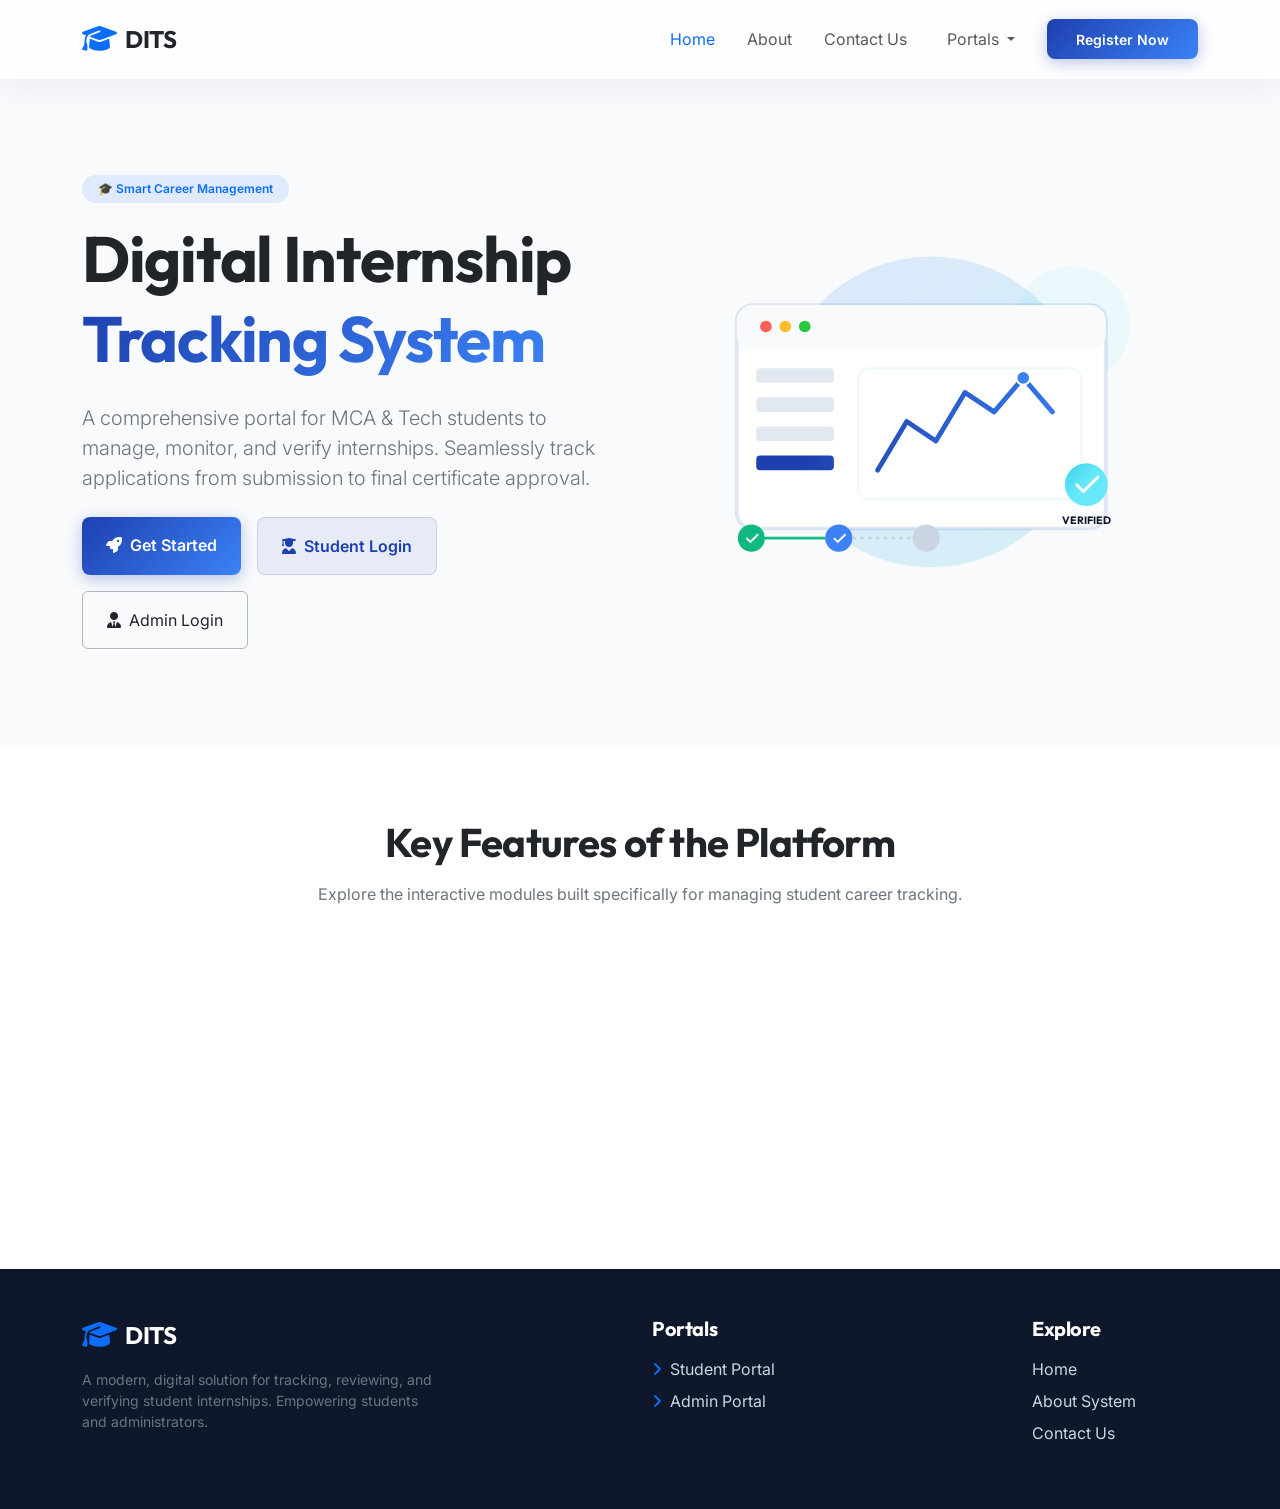
<file: internship-tracker/index.html>
<!DOCTYPE html>
<html lang="en">
<head>
    <meta charset="UTF-8">
    <meta name="viewport" content="width=device-width, initial-scale=1.0">
    <title>Digital Internship Tracking System - Home</title>
    
    <!-- SEO Meta Tags -->
    <meta name="description" content="Manage, submit, and track student internship progress easily. Upload certificates, view reports, and download completions.">
    <meta name="keywords" content="Internship Tracker, Student Dashboard, Internship Progress, Certificate Approval">
    
    <!-- Fonts (Outfit & Inter) -->
    <link rel="preconnect" href="https://fonts.googleapis.com">
    <link rel="preconnect" href="https://fonts.gstatic.com" crossorigin>
    <link href="https://fonts.googleapis.com/css2?family=Inter:wght@300;400;500;600;700&family=Outfit:wght@400;500;600;700;800&display=swap" rel="stylesheet">
    
    <!-- Font Awesome Icons -->
    <link rel="stylesheet" href="https://cdnjs.cloudflare.com/ajax/libs/font-awesome/6.4.0/css/all.min.css" />
    
    <!-- Bootstrap 5 CSS -->
    <link href="https://cdn.jsdelivr.net/npm/bootstrap@5.3.0/dist/css/bootstrap.min.css" rel="stylesheet">
    
    <!-- Custom Style Sheet -->
    <link rel="stylesheet" href="css/style.css">
</head>
<body>

    <!-- Preloader -->
    <div id="preloader" class="preloader">
        <div class="loader-spinner"></div>
    </div>

    <!-- Transparent Glassmorphic Navbar -->
    <nav class="navbar navbar-expand-lg navbar-light glass-navbar sticky-top py-3">
        <div class="container">
            <a class="navbar-brand d-flex align-items-center" href="index.html">
                <i class="fa-solid fa-graduation-cap text-primary fs-3 me-2"></i>
                <span class="fw-bold fs-4 text-dark display-font">DITS</span>
            </a>
            
            <button class="navbar-toggler border-0" type="button" data-bs-toggle="collapse" data-bs-target="#mainNavbar">
                <span class="navbar-toggler-icon"></span>
            </button>
            
            <div class="collapse navbar-collapse" id="mainNavbar">
                <ul class="navbar-nav ms-auto align-items-lg-center">
                    <li class="nav-item">
                        <a class="nav-link px-3 active text-primary" href="index.html">Home</a>
                    </li>
                    <li class="nav-item">
                        <a class="nav-link px-3" href="about.html">About</a>
                    </li>
                    <li class="nav-item">
                        <a class="nav-link px-3" href="contact.html">Contact Us</a>
                    </li>
                    <li class="nav-item dropdown px-3">
                        <a class="nav-link dropdown-toggle" href="#" id="loginSelector" role="button" data-bs-toggle="dropdown" aria-expanded="false">
                            Portals
                        </a>
                        <ul class="dropdown-menu border-0 shadow glass-card mt-2">
                            <li><a class="dropdown-item py-2" href="login.html"><i class="fa-solid fa-user me-2 text-primary"></i> Student Portal</a></li>
                            <li><a class="dropdown-item py-2" href="admin-login.html"><i class="fa-solid fa-user-tie me-2 text-primary"></i> Admin Portal</a></li>
                        </ul>
                    </li>
                    <li class="nav-item ms-lg-2">
                        <a class="btn btn-gradient text-white btn-sm" href="register.html">Register Now</a>
                    </li>
                </ul>
            </div>
        </div>
    </nav>

    <!-- Hero Section -->
    <section class="py-5 position-relative overflow-hidden">
        <div class="container py-lg-5">
            <div class="row g-5 align-items-center">
                <div class="col-lg-6 fade-in-up">
                    <span class="badge bg-primary bg-opacity-10 text-primary px-3 py-2 rounded-pill fw-semibold mb-3">🎓 Smart Career Management</span>
                    <h1 class="display-3 fw-extrabold display-font text-dark mb-4 lh-sm">
                        Digital Internship <br>
                        <span class="gradient-text">Tracking System</span>
                    </h1>
                    <p class="lead text-secondary mb-4 fs-5">
                        A comprehensive portal for MCA & Tech students to manage, monitor, and verify internships. Seamlessly track applications from submission to final certificate approval.
                    </p>
                    <div class="d-flex flex-wrap gap-3">
                        <a href="register.html" class="btn btn-gradient px-4 py-3"><i class="fa-solid fa-rocket me-2"></i>Get Started</a>
                        <a href="login.html" class="btn btn-glass px-4 py-3"><i class="fa-solid fa-user-graduate me-2"></i>Student Login</a>
                        <a href="admin-login.html" class="btn btn-outline-dark px-4 py-3 border-secondary border-opacity-50"><i class="fa-solid fa-user-tie me-2"></i>Admin Login</a>
                    </div>
                </div>
                
                <div class="col-lg-6 text-center animate-float">
                    <!-- Dashboard Grid/Laptop SVG Illustration -->
                    <svg class="illustration-svg" width="550" height="420" viewBox="0 0 550 420" fill="none" xmlns="http://www.w3.org/2000/svg">
                        <circle cx="275" cy="210" r="160" fill="url(#circleGrad)" opacity="0.15"/>
                        <circle cx="420" cy="120" r="60" fill="url(#cyanGrad)" opacity="0.1"/>
                        <rect x="75" y="100" width="380" height="230" rx="16" fill="#ffffff" stroke="rgba(30, 64, 175, 0.12)" stroke-width="4"/>
                        <rect x="75" y="100" width="380" height="45" rx="16" fill="#f8fafc" />
                        <circle cx="105" cy="122" r="6" fill="#ff5f56"/>
                        <circle cx="125" cy="122" r="6" fill="#ffbd2e"/>
                        <circle cx="145" cy="122" r="6" fill="#27c93f"/>
                        <rect x="95" y="165" width="80" height="15" rx="4" fill="#e2e8f0"/>
                        <rect x="95" y="195" width="80" height="15" rx="4" fill="#e2e8f0"/>
                        <rect x="95" y="225" width="80" height="15" rx="4" fill="#e2e8f0"/>
                        <rect x="95" y="255" width="80" height="15" rx="4" fill="url(#blueGrad)"/>
                        <rect x="200" y="165" width="230" height="135" rx="12" fill="#ffffff" stroke="rgba(6, 182, 212, 0.08)" stroke-width="2"/>
                        <path d="M 220 270 L 250 220 L 280 240 L 310 190 L 340 210 L 370 175 L 400 210" stroke="url(#blueGrad)" stroke-width="5" stroke-linecap="round" stroke-linejoin="round"/>
                        <circle cx="370" cy="175" r="7" fill="#3b82f6" stroke="#ffffff" stroke-width="2"/>
                        <g transform="translate(380, 240)" class="animate-float">
                            <rect width="110" height="110" rx="16" fill="#ffffff" filter="url(#shadowFilter)" stroke="rgba(30, 64, 175, 0.08)"/>
                            <circle cx="55" cy="45" r="22" fill="url(#cyanGrad)"/>
                            <path d="M 45 45 L 52 52 L 67 37" stroke="#ffffff" stroke-width="3" stroke-linecap="round" stroke-linejoin="round"/>
                            <text x="55" y="85" text-anchor="middle" fill="#0f172a" font-family="'Outfit', sans-serif" font-weight="bold" font-size="11">VERIFIED</text>
                        </g>
                        <g transform="translate(50, 310)">
                            <rect width="260" height="60" rx="12" fill="#ffffff" filter="url(#shadowFilter)" stroke="rgba(0,0,0,0.03)"/>
                            <circle cx="40" cy="30" r="14" fill="#10b981"/>
                            <path d="M 35 30 L 39 34 L 47 26" stroke="#ffffff" stroke-width="2"/>
                            <line x1="54" y1="30" x2="116" y2="30" stroke="#10b981" stroke-width="3"/>
                            <circle cx="130" cy="30" r="14" fill="#3b82f6"/>
                            <path d="M 125 30 L 129 34 L 137 26" stroke="#ffffff" stroke-width="2"/>
                            <line x1="144" y1="30" x2="206" y2="30" stroke="#cbd5e1" stroke-width="3" stroke-dasharray="4"/>
                            <circle cx="220" cy="30" r="14" fill="#cbd5e1"/>
                        </g>
                        <defs>
                            <linearGradient id="circleGrad" x1="115" y1="50" x2="435" y2="370" gradientUnits="userSpaceOnUse">
                                <stop stop-color="#3b82f6"/>
                                <stop offset="1" stop-color="#06b6d4"/>
                            </linearGradient>
                            <linearGradient id="blueGrad" x1="200" y1="165" x2="400" y2="280" gradientUnits="userSpaceOnUse">
                                <stop stop-color="#1e40af"/>
                                <stop offset="1" stop-color="#3b82f6"/>
                            </linearGradient>
                            <linearGradient id="cyanGrad" x1="0" y1="0" x2="50" y2="50" gradientUnits="userSpaceOnUse">
                                <stop stop-color="#06b6d4"/>
                                <stop offset="1" stop-color="#67e8f9"/>
                            </linearGradient>
                            <filter id="shadowFilter" x="-10" y="-10" width="150" height="150" filterUnits="userSpaceOnUse">
                                <dropShadow dx="0" dy="6" stdDeviation="8" flood-color="#1f2687" flood-opacity="0.08"/>
                            </filter>
                        </defs>
                    </svg>
                </div>
            </div>
        </div>
    </section>

    <!-- Features Section -->
    <section class="py-5 bg-white border-top border-bottom border-light">
        <div class="container py-lg-4">
            <div class="text-center max-w-600 mx-auto mb-5">
                <h2 class="h1 text-dark display-font mb-3">Key Features of the Platform</h2>
                <p class="text-secondary">Explore the interactive modules built specifically for managing student career tracking.</p>
            </div>
            
            <div class="row g-4">
                <div class="col-md-4">
                    <div class="glass-card h-100 p-4">
                        <div class="d-inline-flex align-items-center justify-content-center p-3 rounded-3 bg-primary bg-opacity-10 text-primary mb-4 fs-3">
                            <i class="fa-solid fa-route"></i>
                        </div>
                        <h4 class="display-font text-dark mb-3">Progress Timeline</h4>
                        <p class="text-secondary small mb-0">
                            Track your internships through stages: Applied, Shortlisted, Interview, Selected, Ongoing, and Completed.
                        </p>
                    </div>
                </div>
                <div class="col-md-4">
                    <div class="glass-card h-100 p-4">
                        <div class="d-inline-flex align-items-center justify-content-center p-3 rounded-3 bg-cyan bg-opacity-10 text-cyan mb-4 fs-3">
                            <i class="fa-solid fa-file-shield"></i>
                        </div>
                        <h4 class="display-font text-dark mb-3">Certificate Uploads</h4>
                        <p class="text-secondary small mb-0">
                            Upload your completion certificates securely. Provide live previews and allow administrators to verify them.
                        </p>
                    </div>
                </div>
                <div class="col-md-4">
                    <div class="glass-card h-100 p-4">
                        <div class="d-inline-flex align-items-center justify-content-center p-3 rounded-3 bg-emerald bg-opacity-10 text-emerald mb-4 fs-3">
                            <i class="fa-solid fa-chart-pie"></i>
                        </div>
                        <h4 class="display-font text-dark mb-3">Admin Dashboard</h4>
                        <p class="text-secondary small mb-0">
                            Manage, filter, and review applications instantly. Generate CSV reports and see visual charts of active students.
                        </p>
                    </div>
                </div>
            </div>
        </div>
    </section>

    <!-- Footer -->
    <footer class="py-5">
        <div class="container">
            <div class="row g-4 justify-content-between">
                <div class="col-lg-4 col-md-6">
                    <div class="d-flex align-items-center mb-3">
                        <i class="fa-solid fa-graduation-cap text-primary fs-3 me-2"></i>
                        <span class="fw-bold fs-4 text-white display-font">DITS</span>
                    </div>
                    <p class="text-secondary small mb-4">
                        A modern, digital solution for tracking, reviewing, and verifying student internships. Empowering students and administrators.
                    </p>
                </div>
                
                <div class="col-lg-2 col-md-6">
                    <h5 class="text-white mb-3 display-font">Portals</h5>
                    <ul class="list-unstyled">
                        <li class="mb-2"><a href="login.html"><i class="fa-solid fa-angle-right me-1 text-primary"></i> Student Portal</a></li>
                        <li class="mb-2"><a href="admin-login.html"><i class="fa-solid fa-angle-right me-1 text-primary"></i> Admin Portal</a></li>
                    </ul>
                </div>
                
                <div class="col-lg-2 col-md-6">
                    <h5 class="text-white mb-3 display-font">Explore</h5>
                    <ul class="list-unstyled">
                        <li class="mb-2"><a href="index.html">Home</a></li>
                        <li class="mb-2"><a href="about.html">About System</a></li>
                        <li class="mb-2"><a href="contact.html">Contact Us</a></li>
                    </ul>
                </div>
            </div>
        </div>
    </footer>

    <!-- Bootstrap 5 Bundle JS -->
    <script src="https://cdn.jsdelivr.net/npm/bootstrap@5.3.0/dist/js/bootstrap.bundle.min.js"></script>
    
    <!-- Custom JS -->
    <script src="js/main.js"></script>
    <script>
        // Init Mock database in localStorage if empty
        if (!localStorage.getItem('dits_users')) {
            localStorage.setItem('dits_users', JSON.stringify([
                { id: 1, email: 'student@tracker.com', password: 'student123', name: 'Neha Rai', roll: 'MCA-2024-089', dept: 'Computer Applications', phone: '+91 9876543210', pic: 'assets/images/default-avatar.png' }
            ]));
            localStorage.setItem('dits_admins', JSON.stringify([
                { id: 1, email: 'admin@tracker.com', password: 'admin123', name: 'System Admin' }
            ]));
            localStorage.setItem('dits_internships', JSON.stringify([
                { id: 1, student_id: 1, company: 'Google', role: 'Software Engineering Intern', duration: '3 Months', start: '2026-01-01', end: '2026-03-31', status: 'Completed', mentor: 'Mr. Amit Sharma', stipend: '$50,000 / Month', location: 'Bangalore (Remote)', desc: 'Assisted in building frontend components.', cert: 'uploads/google_cert.pdf', cert_status: 'Approved', feedback: 'Excellent work!' },
                { id: 2, student_id: 1, company: 'Microsoft', role: 'Data Analyst Intern', duration: '6 Months', start: '2026-05-01', end: '2026-10-31', status: 'Ongoing', mentor: 'Dr. Rachel Green', stipend: '$60,000 / Month', location: 'Hyderabad (Hybrid)', desc: 'Power BI dashboards.', cert: null, cert_status: 'Pending', feedback: null },
                { id: 3, student_id: 1, company: 'Amazon', role: 'Cloud Architecture Intern', duration: '2 Months', start: '2026-08-01', end: '2026-09-30', status: 'Interview', mentor: 'Mr. David Miller', stipend: 'Unpaid', location: 'Delhi NCR', desc: 'EC2 instances configuration.', cert: null, cert_status: 'Pending', feedback: null }
            ]));
            localStorage.setItem('dits_notifications', JSON.stringify([
                { student_id: 1, message: 'Welcome to the Digital Internship Tracking System!', read: true, time: '2026-07-22 10:00:00' },
                { student_id: 1, message: 'Your certificate for Google Software Engineering Intern has been APPROVED by the admin.', read: false, time: '2026-07-23 14:00:00' }
            ]));
            localStorage.setItem('dits_logs', JSON.stringify([
                { internship_id: 1, status: 'Applied', notes: 'Applied via referral code.', time: '2026-01-01' },
                { internship_id: 1, status: 'Completed', notes: 'Successfully finished project.', time: '2026-03-31' },
                { internship_id: 2, status: 'Applied', notes: 'Applied on portal.', time: '2026-04-20' },
                { internship_id: 2, status: 'Ongoing', notes: 'Began tasks.', time: '2026-05-02' }
            ]));
        }
    </script>
</body>
</html>
</file>
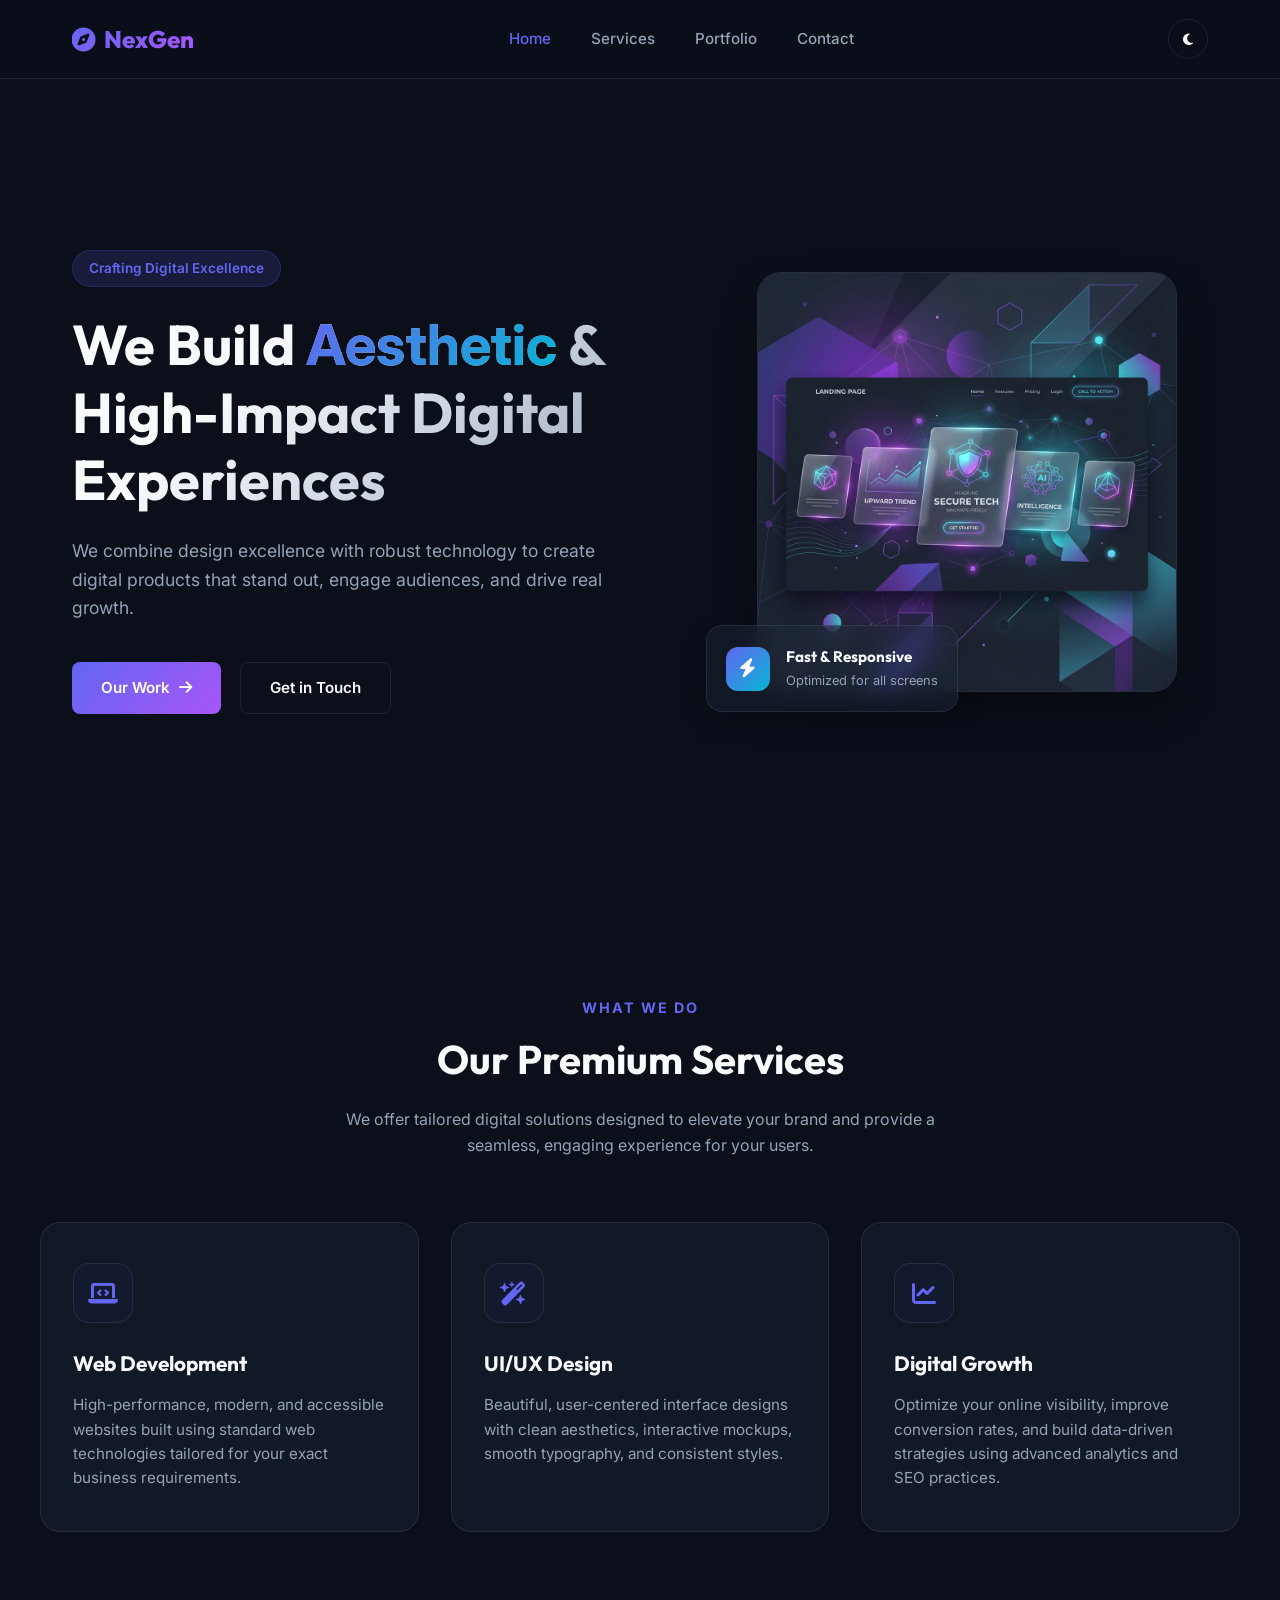
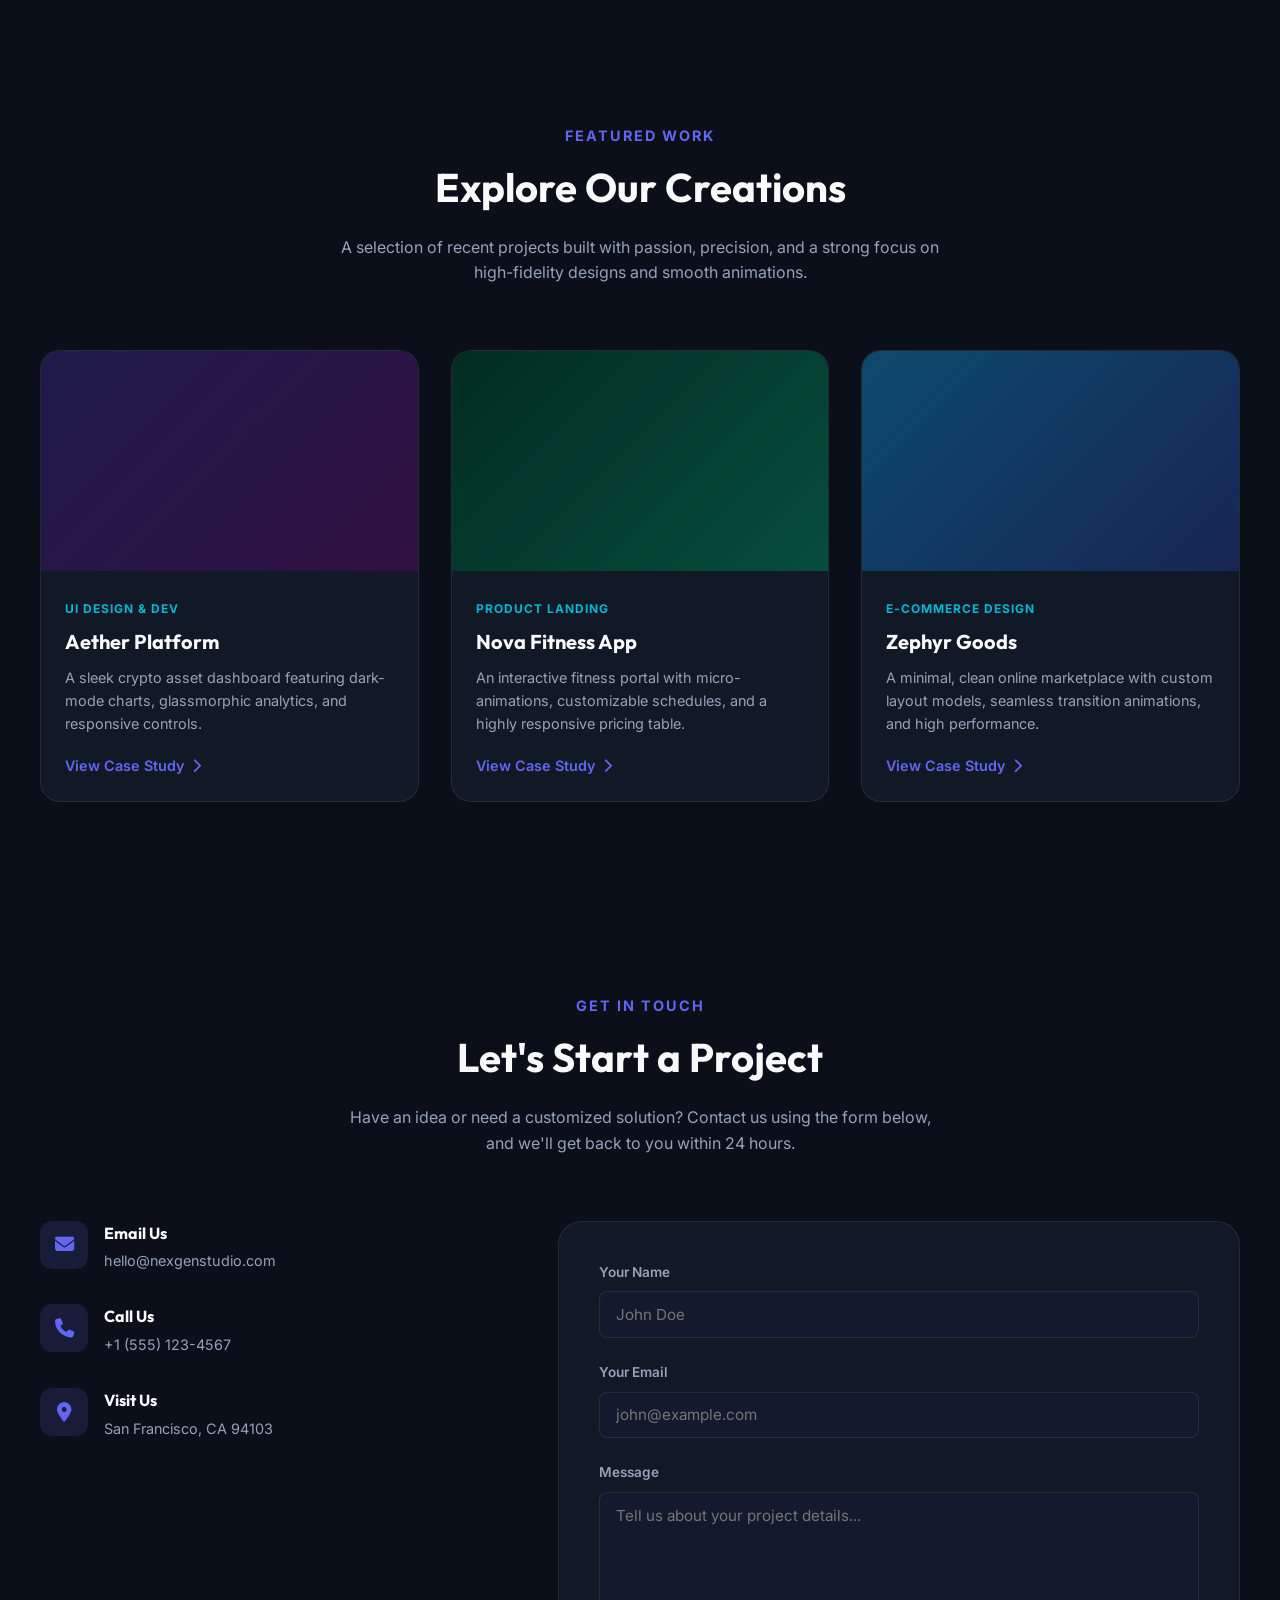
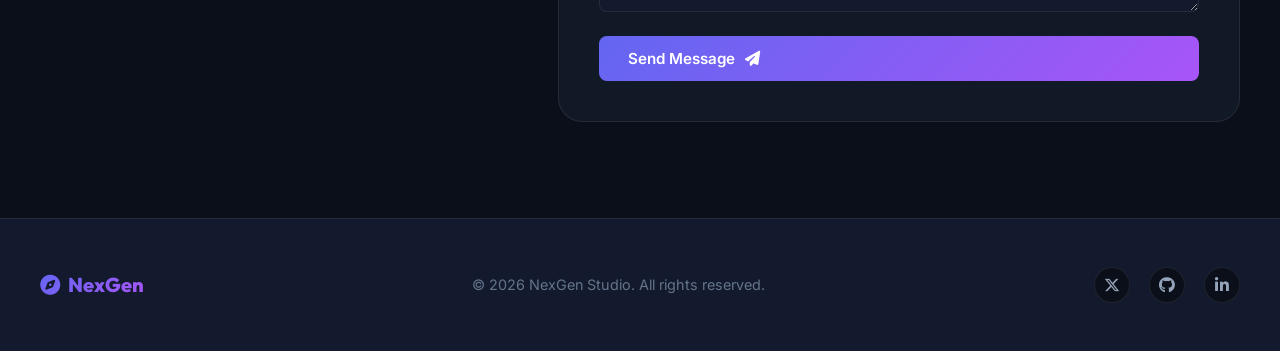
<file: simple-website/index.html>
<!DOCTYPE html>
<html lang="en" data-theme="dark">
<head>
    <meta charset="UTF-8">
    <meta name="viewport" content="width=device-width, initial-scale=1.0">
    <title>NexGen | Creative Studio & Tech Solutions</title>
    
    <!-- SEO Meta Tags -->
    <meta name="description" content="NexGen is a modern creative studio and technology solutions provider, delivering high-end web experiences, brand identity, and custom design.">
    <meta name="keywords" content="Creative Studio, Web Design, Tech Solutions, Modern Website, Responsive Design, Portfolio Template">
    <meta name="author" content="NexGen Studio">
    
    <!-- Open Graph Meta Tags -->
    <meta property="og:title" content="NexGen | Creative Studio & Tech Solutions">
    <meta property="og:description" content="Delivering high-end web experiences, brand identity, and custom design solutions.">
    <meta property="og:type" content="website">
    
    <!-- FontAwesome for Icons -->
    <link rel="stylesheet" href="https://cdnjs.cloudflare.com/ajax/libs/font-awesome/6.4.0/css/all.min.css">
    
    <!-- Local Stylesheet -->
    <link rel="stylesheet" href="style.css">
</head>
<body>

    <!-- Header & Navigation -->
    <header>
        <div class="nav-container">
            <a href="#" class="logo">
                <i class="fa-solid fa-compass"></i> NexGen
            </a>
            
            <ul class="nav-links" id="navLinks">
                <li><a href="#home" class="active">Home</a></li>
                <li><a href="#services">Services</a></li>
                <li><a href="#portfolio">Portfolio</a></li>
                <li><a href="#contact">Contact</a></li>
            </ul>
            
            <div class="nav-controls">
                <button class="btn-theme-toggle" id="themeToggle" title="Toggle Theme" aria-label="Toggle light and dark theme">
                    <i class="fa-solid fa-moon"></i>
                    <i class="fa-solid fa-sun"></i>
                </button>
                
                <button class="hamburger" id="hamburgerBtn" aria-label="Toggle navigation menu">
                    <span></span>
                    <span></span>
                    <span></span>
                </button>
            </div>
        </div>
    </header>

    <!-- Main Content -->
    <main>
        
        <!-- Hero Section -->
        <section id="home" class="hero">
            <div class="hero-grid">
                <div class="hero-content reveal active">
                    <div class="badge">Crafting Digital Excellence</div>
                    <h1 class="hero-title">We Build <span>Aesthetic</span> & High-Impact Digital Experiences</h1>
                    <p class="hero-desc">We combine design excellence with robust technology to create digital products that stand out, engage audiences, and drive real growth.</p>
                    <div class="hero-buttons">
                        <a href="#portfolio" class="btn btn-primary">Our Work <i class="fa-solid fa-arrow-right"></i></a>
                        <a href="#contact" class="btn btn-secondary">Get in Touch</a>
                    </div>
                </div>
                
                <div class="hero-visual reveal active">
                    <div class="hero-image-wrapper">
                        <img src="assets/hero_graphic.jpg" alt="Creative Digital Design Graphic" class="hero-image">
                    </div>
                    <!-- Floating Card -->
                    <div class="floating-card">
                        <div class="floating-icon">
                            <i class="fa-solid fa-bolt"></i>
                        </div>
                        <div class="floating-info">
                            <h4>Fast & Responsive</h4>
                            <p>Optimized for all screens</p>
                        </div>
                    </div>
                </div>
            </div>
        </section>

        <!-- Services Section -->
        <section id="services">
            <div class="section-container">
                <div class="section-header reveal">
                    <p class="section-subtitle">What We Do</p>
                    <h2 class="section-title">Our Premium Services</h2>
                    <p class="section-desc">We offer tailored digital solutions designed to elevate your brand and provide a seamless, engaging experience for your users.</p>
                </div>
                
                <div class="services-grid">
                    <!-- Service 1 -->
                    <div class="service-card reveal">
                        <div class="service-icon">
                            <i class="fa-solid fa-laptop-code"></i>
                        </div>
                        <h3>Web Development</h3>
                        <p>High-performance, modern, and accessible websites built using standard web technologies tailored for your exact business requirements.</p>
                    </div>
                    
                    <!-- Service 2 -->
                    <div class="service-card reveal">
                        <div class="service-icon">
                            <i class="fa-solid fa-wand-magic-sparkles"></i>
                        </div>
                        <h3>UI/UX Design</h3>
                        <p>Beautiful, user-centered interface designs with clean aesthetics, interactive mockups, smooth typography, and consistent styles.</p>
                    </div>
                    
                    <!-- Service 3 -->
                    <div class="service-card reveal">
                        <div class="service-icon">
                            <i class="fa-solid fa-chart-line"></i>
                        </div>
                        <h3>Digital Growth</h3>
                        <p>Optimize your online visibility, improve conversion rates, and build data-driven strategies using advanced analytics and SEO practices.</p>
                    </div>
                </div>
            </div>
        </section>

        <!-- Portfolio Section -->
        <section id="portfolio" class="portfolio">
            <div class="section-container">
                <div class="section-header reveal">
                    <p class="section-subtitle">Featured Work</p>
                    <h2 class="section-title">Explore Our Creations</h2>
                    <p class="section-desc">A selection of recent projects built with passion, precision, and a strong focus on high-fidelity designs and smooth animations.</p>
                </div>
                
                <div class="work-grid">
                    <!-- Project 1 -->
                    <div class="work-card reveal">
                        <div class="work-thumb work-thumb-gradient-1"></div>
                        <div class="work-card-content">
                            <span class="work-tag">UI Design & Dev</span>
                            <h3 class="work-title">Aether Platform</h3>
                            <p class="work-desc">A sleek crypto asset dashboard featuring dark-mode charts, glassmorphic analytics, and responsive controls.</p>
                            <a href="#" class="work-link">View Case Study <i class="fa-solid fa-chevron-right"></i></a>
                        </div>
                    </div>
                    
                    <!-- Project 2 -->
                    <div class="work-card reveal">
                        <div class="work-thumb work-thumb-gradient-2"></div>
                        <div class="work-card-content">
                            <span class="work-tag">Product Landing</span>
                            <h3 class="work-title">Nova Fitness App</h3>
                            <p class="work-desc">An interactive fitness portal with micro-animations, customizable schedules, and a highly responsive pricing table.</p>
                            <a href="#" class="work-link">View Case Study <i class="fa-solid fa-chevron-right"></i></a>
                        </div>
                    </div>
                    
                    <!-- Project 3 -->
                    <div class="work-card reveal">
                        <div class="work-thumb work-thumb-gradient-3"></div>
                        <div class="work-card-content">
                            <span class="work-tag">E-Commerce Design</span>
                            <h3 class="work-title">Zephyr Goods</h3>
                            <p class="work-desc">A minimal, clean online marketplace with custom layout models, seamless transition animations, and high performance.</p>
                            <a href="#" class="work-link">View Case Study <i class="fa-solid fa-chevron-right"></i></a>
                        </div>
                    </div>
                </div>
            </div>
        </section>

        <!-- Contact Section -->
        <section id="contact">
            <div class="section-container">
                <div class="section-header reveal">
                    <p class="section-subtitle">Get In Touch</p>
                    <h2 class="section-title">Let's Start a Project</h2>
                    <p class="section-desc">Have an idea or need a customized solution? Contact us using the form below, and we'll get back to you within 24 hours.</p>
                </div>
                
                <div class="contact-grid">
                    <div class="contact-info reveal">
                        <div class="contact-item">
                            <div class="contact-icon">
                                <i class="fa-solid fa-envelope"></i>
                            </div>
                            <div class="contact-details">
                                <h4>Email Us</h4>
                                <p>hello@nexgenstudio.com</p>
                            </div>
                        </div>
                        
                        <div class="contact-item">
                            <div class="contact-icon">
                                <i class="fa-solid fa-phone"></i>
                            </div>
                            <div class="contact-details">
                                <h4>Call Us</h4>
                                <p>+1 (555) 123-4567</p>
                            </div>
                        </div>
                        
                        <div class="contact-item">
                            <div class="contact-icon">
                                <i class="fa-solid fa-location-dot"></i>
                            </div>
                            <div class="contact-details">
                                <h4>Visit Us</h4>
                                <p>San Francisco, CA 94103</p>
                            </div>
                        </div>
                    </div>
                    
                    <form class="contact-form reveal" id="contactForm">
                        <div class="form-group">
                            <label for="name">Your Name</label>
                            <input type="text" id="name" class="form-input" placeholder="John Doe" required>
                        </div>
                        
                        <div class="form-group">
                            <label for="email">Your Email</label>
                            <input type="email" id="email" class="form-input" placeholder="john@example.com" required>
                        </div>
                        
                        <div class="form-group">
                            <label for="message">Message</label>
                            <textarea id="message" class="form-input" placeholder="Tell us about your project details..." required></textarea>
                        </div>
                        
                        <div id="formStatus" class="form-status"></div>
                        
                        <button type="submit" class="btn btn-primary" id="btnSubmit">
                            Send Message <i class="fa-solid fa-paper-plane"></i>
                        </button>
                    </form>
                </div>
            </div>
        </section>

    </main>

    <!-- Footer -->
    <footer>
        <div class="footer-container">
            <div class="logo footer-logo">
                <i class="fa-solid fa-compass"></i> NexGen
            </div>
            
            <p class="footer-copyright">&copy; 2026 NexGen Studio. All rights reserved.</p>
            
            <ul class="social-links">
                <li><a href="#" aria-label="Twitter"><i class="fa-brands fa-x-twitter"></i></a></li>
                <li><a href="#" aria-label="GitHub"><i class="fa-brands fa-github"></i></a></li>
                <li><a href="#" aria-label="LinkedIn"><i class="fa-brands fa-linkedin-in"></i></a></li>
            </ul>
        </div>
    </footer>

    <!-- Local Script -->
    <script src="script.js"></script>
</body>
</html>
</file>
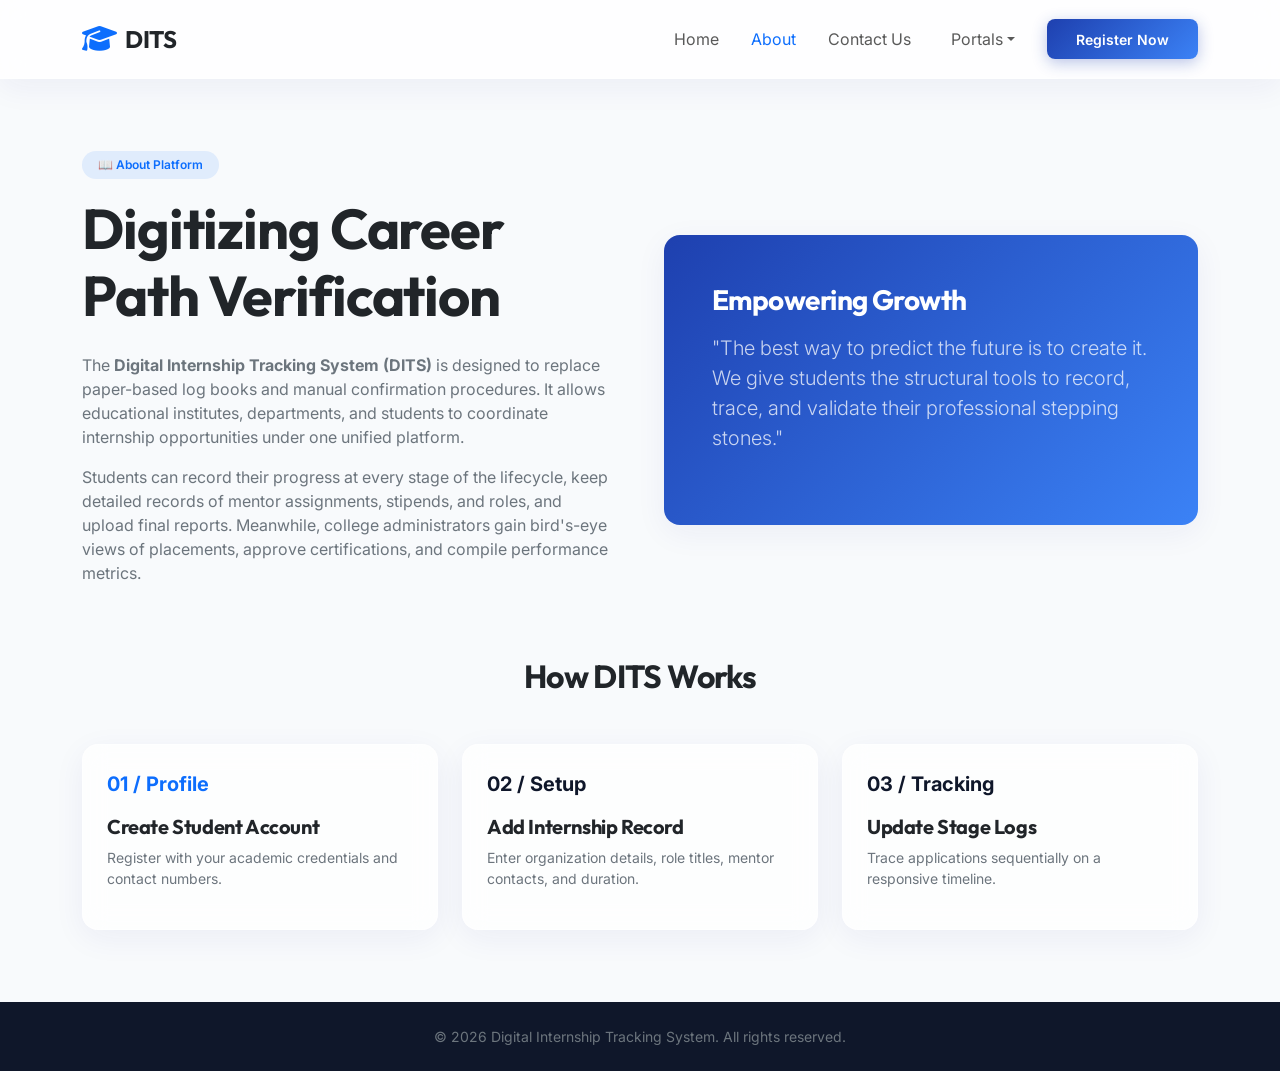
<file: internship-tracker/about.html>
<!DOCTYPE html>
<html lang="en">
<head>
    <meta charset="UTF-8">
    <meta name="viewport" content="width=device-width, initial-scale=1.0">
    <title>DITS - About</title>
    <link href="https://fonts.googleapis.com/css2?family=Inter:wght@300;400;500;600;700&family=Outfit:wght@400;500;600;700;800&display=swap" rel="stylesheet">
    <link rel="stylesheet" href="https://cdnjs.cloudflare.com/ajax/libs/font-awesome/6.4.0/css/all.min.css" />
    <link href="https://cdn.jsdelivr.net/npm/bootstrap@5.3.0/dist/css/bootstrap.min.css" rel="stylesheet">
    <link rel="stylesheet" href="css/style.css">
</head>
<body>
    <div id="preloader" class="preloader"><div class="loader-spinner"></div></div>

    <nav class="navbar navbar-expand-lg navbar-light glass-navbar sticky-top py-3">
        <div class="container">
            <a class="navbar-brand d-flex align-items-center" href="index.html">
                <i class="fa-solid fa-graduation-cap text-primary fs-3 me-2"></i>
                <span class="fw-bold fs-4 text-dark display-font">DITS</span>
            </a>
            <button class="navbar-toggler border-0" type="button" data-bs-toggle="collapse" data-bs-target="#mainNavbar">
                <span class="navbar-toggler-icon"></span>
            </button>
            <div class="collapse navbar-collapse" id="mainNavbar">
                <ul class="navbar-nav ms-auto">
                    <li class="nav-item"><a class="nav-link px-3" href="index.html">Home</a></li>
                    <li class="nav-item"><a class="nav-link px-3 active text-primary" href="about.html">About</a></li>
                    <li class="nav-item"><a class="nav-link px-3" href="contact.html">Contact Us</a></li>
                    <li class="nav-item dropdown px-3">
                        <a class="nav-link dropdown-toggle" href="#" id="loginSelector" data-bs-toggle="dropdown">Portals</a>
                        <ul class="dropdown-menu border-0 shadow glass-card mt-2">
                            <li><a class="dropdown-item py-2" href="login.html"><i class="fa-solid fa-user me-2 text-primary"></i> Student Portal</a></li>
                            <li><a class="dropdown-item py-2" href="admin-login.html"><i class="fa-solid fa-user-tie me-2 text-primary"></i> Admin Portal</a></li>
                        </ul>
                    </li>
                    <li class="nav-item ms-lg-2"><a class="btn btn-gradient text-white btn-sm" href="register.html">Register Now</a></li>
                </ul>
            </div>
        </div>
    </nav>

    <section class="py-5">
        <div class="container py-lg-4">
            <div class="row g-5 align-items-center mb-5">
                <div class="col-lg-6">
                    <span class="badge bg-primary bg-opacity-10 text-primary px-3 py-2 rounded-pill fw-semibold mb-3">📖 About Platform</span>
                    <h2 class="display-4 text-dark display-font mb-4">Digitizing Career Path Verification</h2>
                    <p class="text-secondary mb-3">
                        The <strong>Digital Internship Tracking System (DITS)</strong> is designed to replace paper-based log books and manual confirmation procedures. It allows educational institutes, departments, and students to coordinate internship opportunities under one unified platform.
                    </p>
                    <p class="text-secondary mb-4">
                        Students can record their progress at every stage of the lifecycle, keep detailed records of mentor assignments, stipends, and roles, and upload final reports. Meanwhile, college administrators gain bird's-eye views of placements, approve certifications, and compile performance metrics.
                    </p>
                </div>
                <div class="col-lg-6">
                    <div class="glass-card p-5 bg-gradient-primary text-white position-relative" style="background: var(--gradient-primary); border: none;">
                        <h3 class="display-font mb-3">Empowering Growth</h3>
                        <p class="lead mb-4 opacity-75">
                            "The best way to predict the future is to create it. We give students the structural tools to record, trace, and validate their professional stepping stones."
                        </p>
                    </div>
                </div>
            </div>

            <!-- Steps -->
            <div class="mt-5">
                <div class="text-center max-w-600 mx-auto mb-5">
                    <h3 class="display-font text-dark h2">How DITS Works</h3>
                </div>
                <div class="row g-4">
                    <div class="col-md-4">
                        <div class="glass-card p-4 h-100">
                            <div class="fs-5 fw-bold text-primary mb-3">01 / Profile</div>
                            <h5 class="text-dark display-font mb-2">Create Student Account</h5>
                            <p class="text-secondary small">Register with your academic credentials and contact numbers.</p>
                        </div>
                    </div>
                    <div class="col-md-4">
                        <div class="glass-card p-4 h-100">
                            <div class="fs-5 fw-bold text-cyan mb-3">02 / Setup</div>
                            <h5 class="text-dark display-font mb-2">Add Internship Record</h5>
                            <p class="text-secondary small">Enter organization details, role titles, mentor contacts, and duration.</p>
                        </div>
                    </div>
                    <div class="col-md-4">
                        <div class="glass-card p-4 h-100">
                            <div class="fs-5 fw-bold text-emerald mb-3">03 / Tracking</div>
                            <h5 class="text-dark display-font mb-2">Update Stage Logs</h5>
                            <p class="text-secondary small">Trace applications sequentially on a responsive timeline.</p>
                        </div>
                    </div>
                </div>
            </div>
        </div>
    </section>

    <!-- Footer -->
    <footer class="py-4 mt-auto">
        <div class="container text-center text-secondary small">
            &copy; 2026 Digital Internship Tracking System. All rights reserved.
        </div>
    </footer>

    <script src="https://cdn.jsdelivr.net/npm/bootstrap@5.3.0/dist/js/bootstrap.bundle.min.js"></script>
    <script src="js/main.js"></script>
</body>
</html>
</file>
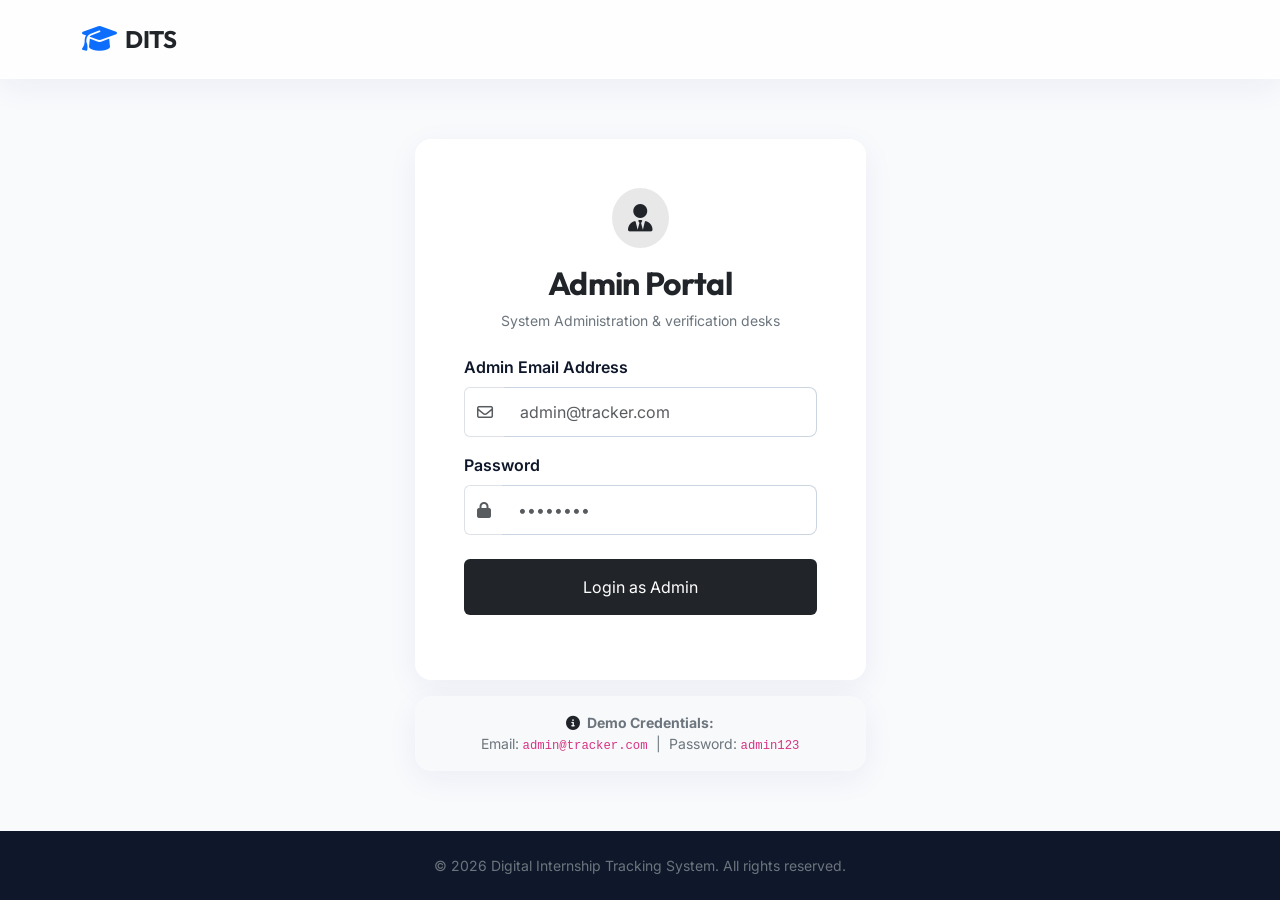
<file: internship-tracker/admin-login.html>
<!DOCTYPE html>
<html lang="en">
<head>
    <meta charset="UTF-8">
    <meta name="viewport" content="width=device-width, initial-scale=1.0">
    <title>DITS - Admin Login</title>
    <link href="https://fonts.googleapis.com/css2?family=Inter:wght@300;400;500;600;700&family=Outfit:wght@400;500;600;700;800&display=swap" rel="stylesheet">
    <link rel="stylesheet" href="https://cdnjs.cloudflare.com/ajax/libs/font-awesome/6.4.0/css/all.min.css" />
    <link href="https://cdn.jsdelivr.net/npm/bootstrap@5.3.0/dist/css/bootstrap.min.css" rel="stylesheet">
    <link rel="stylesheet" href="css/style.css">
</head>
<body class="min-vh-100 d-flex flex-column">
    <div id="preloader" class="preloader"><div class="loader-spinner"></div></div>

    <nav class="navbar navbar-expand-lg navbar-light glass-navbar sticky-top py-3">
        <div class="container">
            <a class="navbar-brand d-flex align-items-center" href="index.html">
                <i class="fa-solid fa-graduation-cap text-primary fs-3 me-2"></i>
                <span class="fw-bold fs-4 text-dark display-font">DITS</span>
            </a>
        </div>
    </nav>

    <section class="py-5 flex-grow-1 d-flex align-items-center">
        <div class="container">
            <div class="row justify-content-center">
                <div class="col-lg-5 col-md-8">
                    <div class="glass-card p-4 p-md-5 bg-white">
                        <div class="text-center mb-4">
                            <div class="d-inline-flex align-items-center justify-content-center p-3 rounded-circle bg-dark bg-opacity-10 text-dark mb-3">
                                <i class="fa-solid fa-user-tie fs-3"></i>
                            </div>
                            <h2 class="display-font text-dark fw-bold">Admin Portal</h2>
                            <p class="text-secondary small">System Administration & verification desks</p>
                        </div>

                        <div id="alertBox"></div>

                        <form id="adminLoginForm" class="needs-validation" novalidate>
                            <div class="mb-3">
                                <label for="email" class="form-label fw-semibold">Admin Email Address</label>
                                <div class="input-group">
                                    <span class="input-group-text bg-white border-end-0 text-muted"><i class="fa-regular fa-envelope"></i></span>
                                    <input type="email" class="form-control border-start-0" id="email" placeholder="admin@tracker.com" required>
                                </div>
                            </div>
                            <div class="mb-4">
                                <label for="password" class="form-label fw-semibold">Password</label>
                                <div class="input-group">
                                    <span class="input-group-text bg-white border-end-0 text-muted"><i class="fa-solid fa-lock"></i></span>
                                    <input type="password" class="form-control border-start-0" id="password" placeholder="••••••••" required>
                                </div>
                            </div>
                            <button type="submit" class="btn btn-dark w-100 py-3 mb-3 border-0 bg-dark">Login as Admin</button>
                        </form>
                    </div>

                    <div class="glass-card mt-3 p-3 bg-light border-0 text-center small text-secondary">
                        <span class="fw-bold"><i class="fa-solid fa-circle-info text-dark me-1"></i> Demo Credentials:</span><br>
                        Email: <code>admin@tracker.com</code> &nbsp;|&nbsp; Password: <code>admin123</code>
                    </div>
                </div>
            </div>
        </div>
    </section>

    <footer class="py-4 mt-auto">
        <div class="container text-center text-secondary small">
            &copy; 2026 Digital Internship Tracking System. All rights reserved.
        </div>
    </footer>

    <script src="https://cdn.jsdelivr.net/npm/bootstrap@5.3.0/dist/js/bootstrap.bundle.min.js"></script>
    <script src="js/main.js"></script>
    <script>
        if (localStorage.getItem('dits_current_admin')) {
            window.location.href = 'admin-dashboard.html';
        }

        document.getElementById('adminLoginForm').addEventListener('submit', function(e) {
            e.preventDefault();
            if (this.checkValidity()) {
                const email = document.getElementById('email').value.trim();
                const pass = document.getElementById('password').value;
                
                const admins = JSON.parse(localStorage.getItem('dits_admins') || '[]');
                const admin = admins.find(a => a.email === email && a.password === pass);

                if (admin) {
                    localStorage.setItem('dits_current_admin', JSON.stringify(admin));
                    window.location.href = 'admin-dashboard.html';
                } else {
                    document.getElementById('alertBox').innerHTML = `
                        <div class="alert alert-danger glass-card border-danger border-opacity-25 p-3 mb-3">
                            Invalid admin email or password.
                        </div>`;
                }
            } else {
                this.classList.add('was-validated');
            }
        });
    </script>
</body>
</html>
</file>
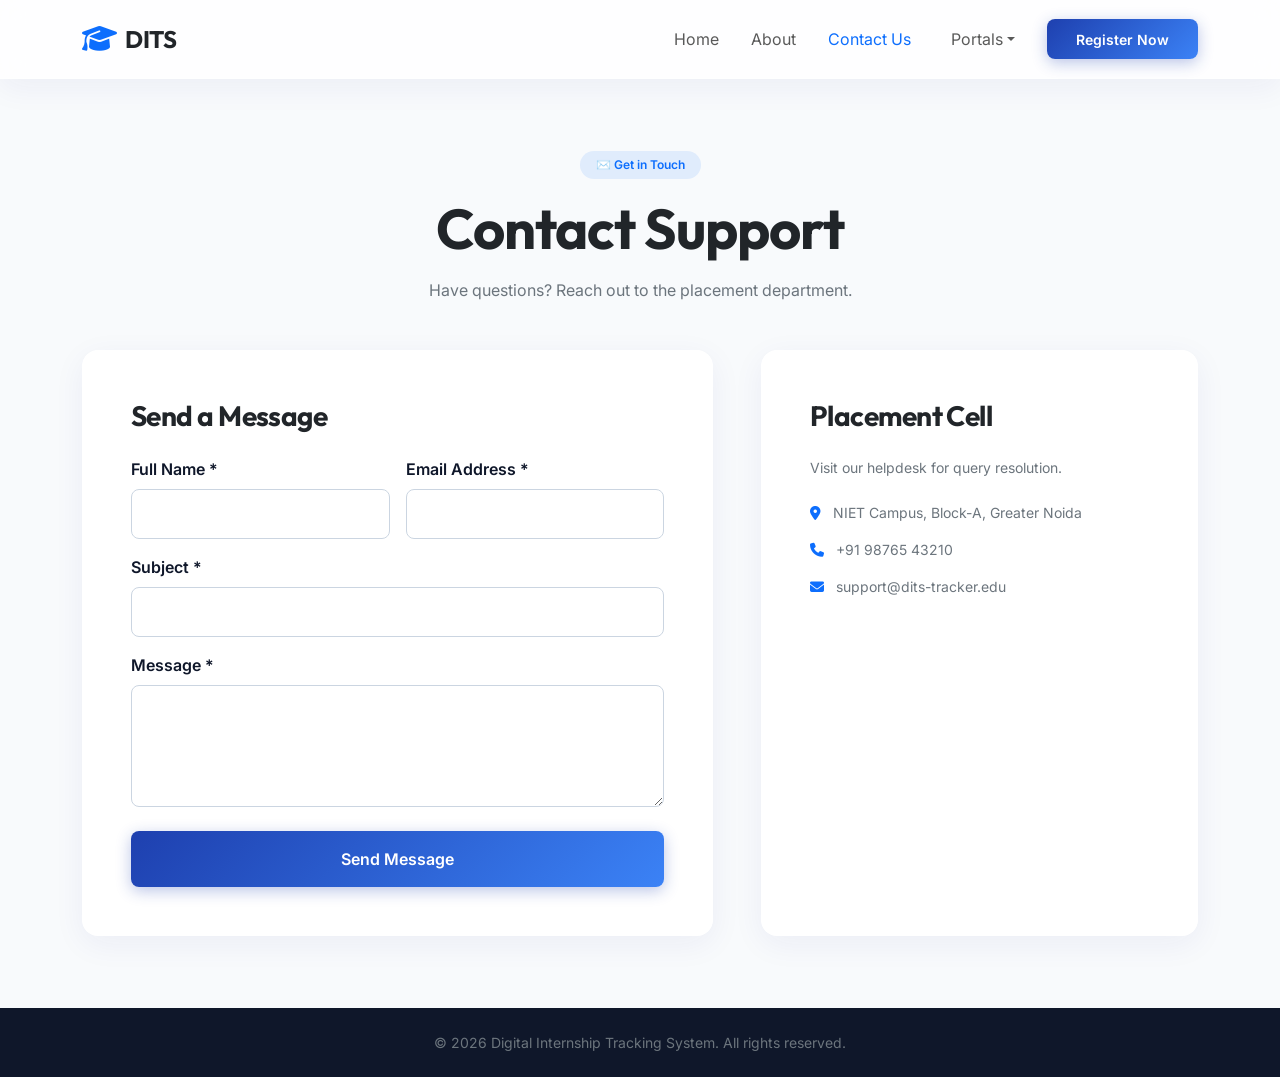
<file: internship-tracker/contact.html>
<!DOCTYPE html>
<html lang="en">
<head>
    <meta charset="UTF-8">
    <meta name="viewport" content="width=device-width, initial-scale=1.0">
    <title>DITS - Contact Support</title>
    <link href="https://fonts.googleapis.com/css2?family=Inter:wght@300;400;500;600;700&family=Outfit:wght@400;500;600;700;800&display=swap" rel="stylesheet">
    <link rel="stylesheet" href="https://cdnjs.cloudflare.com/ajax/libs/font-awesome/6.4.0/css/all.min.css" />
    <link href="https://cdn.jsdelivr.net/npm/bootstrap@5.3.0/dist/css/bootstrap.min.css" rel="stylesheet">
    <link rel="stylesheet" href="css/style.css">
</head>
<body>
    <div id="preloader" class="preloader"><div class="loader-spinner"></div></div>

    <nav class="navbar navbar-expand-lg navbar-light glass-navbar sticky-top py-3">
        <div class="container">
            <a class="navbar-brand d-flex align-items-center" href="index.html">
                <i class="fa-solid fa-graduation-cap text-primary fs-3 me-2"></i>
                <span class="fw-bold fs-4 text-dark display-font">DITS</span>
            </a>
            <button class="navbar-toggler border-0" type="button" data-bs-toggle="collapse" data-bs-target="#mainNavbar">
                <span class="navbar-toggler-icon"></span>
            </button>
            <div class="collapse navbar-collapse" id="mainNavbar">
                <ul class="navbar-nav ms-auto">
                    <li class="nav-item"><a class="nav-link px-3" href="index.html">Home</a></li>
                    <li class="nav-item"><a class="nav-link px-3" href="about.html">About</a></li>
                    <li class="nav-item"><a class="nav-link px-3 active text-primary" href="contact.html">Contact Us</a></li>
                    <li class="nav-item dropdown px-3">
                        <a class="nav-link dropdown-toggle" href="#" id="loginSelector" data-bs-toggle="dropdown">Portals</a>
                        <ul class="dropdown-menu border-0 shadow glass-card mt-2">
                            <li><a class="dropdown-item py-2" href="login.html"><i class="fa-solid fa-user me-2 text-primary"></i> Student Portal</a></li>
                            <li><a class="dropdown-item py-2" href="admin-login.html"><i class="fa-solid fa-user-tie me-2 text-primary"></i> Admin Portal</a></li>
                        </ul>
                    </li>
                    <li class="nav-item ms-lg-2"><a class="btn btn-gradient text-white btn-sm" href="register.html">Register Now</a></li>
                </ul>
            </div>
        </div>
    </nav>

    <section class="py-5">
        <div class="container py-lg-4">
            <div class="text-center max-w-600 mx-auto mb-5">
                <span class="badge bg-primary bg-opacity-10 text-primary px-3 py-2 rounded-pill fw-semibold mb-3">✉️ Get in Touch</span>
                <h2 class="display-4 text-dark display-font mb-3">Contact Support</h2>
                <p class="text-secondary">Have questions? Reach out to the placement department.</p>
            </div>

            <div id="alertBox"></div>

            <div class="row g-5">
                <div class="col-lg-7">
                    <div class="glass-card p-4 p-md-5 bg-white">
                        <h3 class="display-font text-dark mb-4">Send a Message</h3>
                        <form id="contactForm" class="needs-validation" novalidate>
                            <div class="row g-3">
                                <div class="col-md-6">
                                    <label for="name" class="form-label fw-semibold">Full Name *</label>
                                    <input type="text" class="form-control" id="name" required>
                                </div>
                                <div class="col-md-6">
                                    <label for="email" class="form-label fw-semibold">Email Address *</label>
                                    <input type="email" class="form-control" id="email" required>
                                </div>
                                <div class="col-12">
                                    <label for="subject" class="form-label fw-semibold">Subject *</label>
                                    <input type="text" class="form-control" id="subject" required>
                                </div>
                                <div class="col-12">
                                    <label for="message" class="form-label fw-semibold">Message *</label>
                                    <textarea class="form-control" id="message" rows="4" required></textarea>
                                </div>
                                <div class="col-12 mt-4">
                                    <button type="submit" class="btn btn-gradient w-100 py-3">Send Message</button>
                                </div>
                            </div>
                        </form>
                    </div>
                </div>

                <div class="col-lg-5">
                    <div class="glass-card p-4 p-md-5 bg-white h-100 d-flex flex-column justify-content-between">
                        <div>
                            <h3 class="display-font text-dark mb-4">Placement Cell</h3>
                            <p class="text-secondary small mb-4">Visit our helpdesk for query resolution.</p>
                            <div class="mb-4 text-secondary small">
                                <p><i class="fa-solid fa-location-dot text-primary me-2"></i> NIET Campus, Block-A, Greater Noida</p>
                                <p><i class="fa-solid fa-phone text-primary me-2"></i> +91 98765 43210</p>
                                <p><i class="fa-solid fa-envelope text-primary me-2"></i> support@dits-tracker.edu</p>
                            </div>
                        </div>
                    </div>
                </div>
            </div>
        </div>
    </section>

    <footer class="py-4 mt-auto">
        <div class="container text-center text-secondary small">
            &copy; 2026 Digital Internship Tracking System. All rights reserved.
        </div>
    </footer>

    <script src="https://cdn.jsdelivr.net/npm/bootstrap@5.3.0/dist/js/bootstrap.bundle.min.js"></script>
    <script src="js/main.js"></script>
    <script>
        document.getElementById('contactForm').addEventListener('submit', function(e) {
            e.preventDefault();
            if (this.checkValidity()) {
                const name = document.getElementById('name').value;
                document.getElementById('alertBox').innerHTML = `
                    <div class="alert alert-success glass-card border-success border-opacity-25 p-3 mb-4">
                        <strong>Thank you, ${name}!</strong> Your message has been sent successfully.
                    </div>`;
                this.reset();
                this.classList.remove('was-validated');
            } else {
                this.classList.add('was-validated');
            }
        });
    </script>
</body>
</html>
</file>
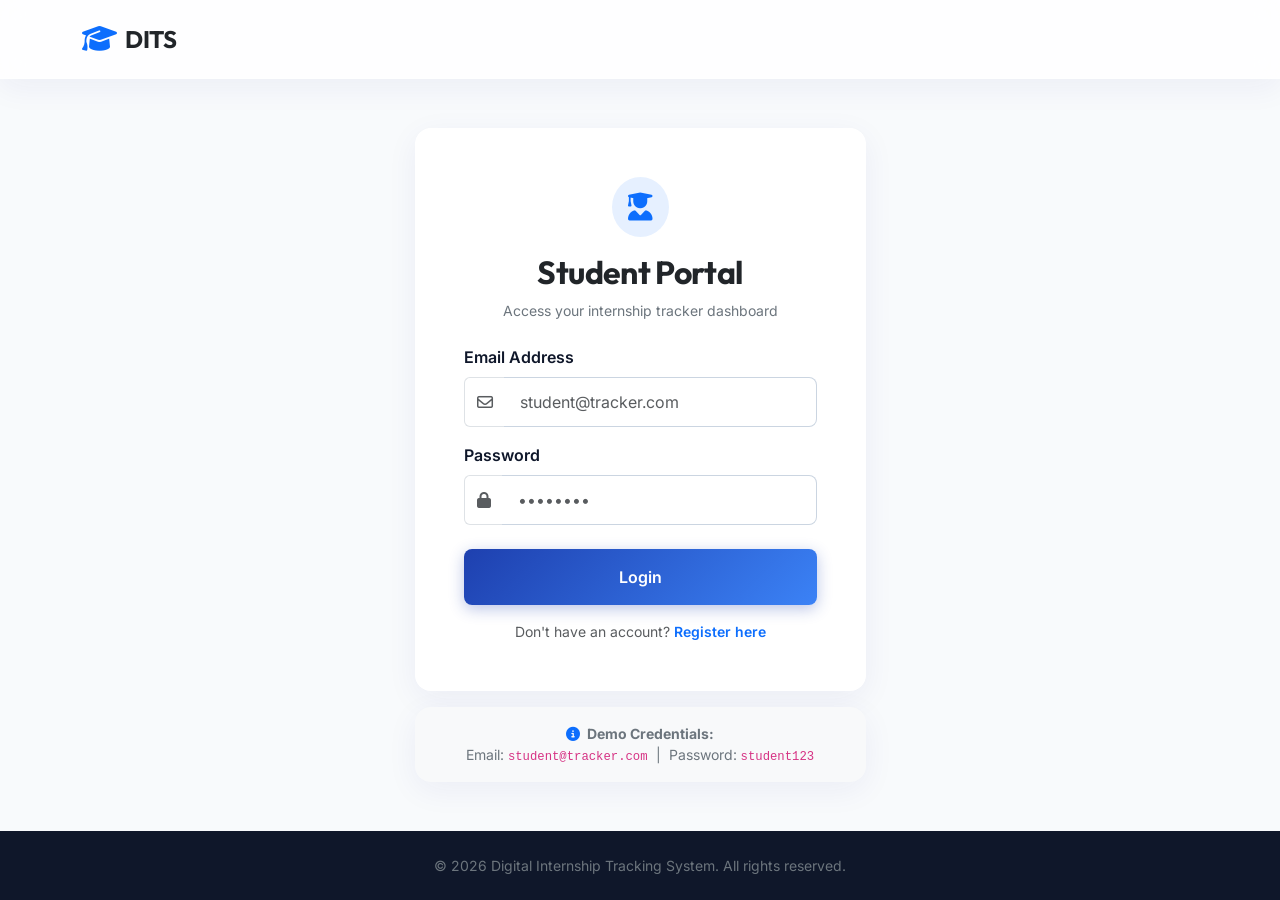
<file: internship-tracker/login.html>
<!DOCTYPE html>
<html lang="en">
<head>
    <meta charset="UTF-8">
    <meta name="viewport" content="width=device-width, initial-scale=1.0">
    <title>DITS - Student Login</title>
    <link href="https://fonts.googleapis.com/css2?family=Inter:wght@300;400;500;600;700&family=Outfit:wght@400;500;600;700;800&display=swap" rel="stylesheet">
    <link rel="stylesheet" href="https://cdnjs.cloudflare.com/ajax/libs/font-awesome/6.4.0/css/all.min.css" />
    <link href="https://cdn.jsdelivr.net/npm/bootstrap@5.3.0/dist/css/bootstrap.min.css" rel="stylesheet">
    <link rel="stylesheet" href="css/style.css">
</head>
<body class="min-vh-100 d-flex flex-column">
    <div id="preloader" class="preloader"><div class="loader-spinner"></div></div>

    <nav class="navbar navbar-expand-lg navbar-light glass-navbar sticky-top py-3">
        <div class="container">
            <a class="navbar-brand d-flex align-items-center" href="index.html">
                <i class="fa-solid fa-graduation-cap text-primary fs-3 me-2"></i>
                <span class="fw-bold fs-4 text-dark display-font">DITS</span>
            </a>
        </div>
    </nav>

    <section class="py-5 flex-grow-1 d-flex align-items-center">
        <div class="container">
            <div class="row justify-content-center">
                <div class="col-lg-5 col-md-8">
                    <div class="glass-card p-4 p-md-5 bg-white">
                        <div class="text-center mb-4">
                            <div class="d-inline-flex align-items-center justify-content-center p-3 rounded-circle bg-primary bg-opacity-10 text-primary mb-3">
                                <i class="fa-solid fa-user-graduate fs-3"></i>
                            </div>
                            <h2 class="display-font text-dark fw-bold">Student Portal</h2>
                            <p class="text-secondary small">Access your internship tracker dashboard</p>
                        </div>

                        <div id="alertBox"></div>

                        <form id="loginForm" class="needs-validation" novalidate>
                            <div class="mb-3">
                                <label for="email" class="form-label fw-semibold">Email Address</label>
                                <div class="input-group">
                                    <span class="input-group-text bg-white border-end-0 text-muted"><i class="fa-regular fa-envelope"></i></span>
                                    <input type="email" class="form-control border-start-0" id="email" placeholder="student@tracker.com" required>
                                </div>
                            </div>
                            <div class="mb-4">
                                <label for="password" class="form-label fw-semibold">Password</label>
                                <div class="input-group">
                                    <span class="input-group-text bg-white border-end-0 text-muted"><i class="fa-solid fa-lock"></i></span>
                                    <input type="password" class="form-control border-start-0" id="password" placeholder="••••••••" required>
                                </div>
                            </div>
                            <button type="submit" class="btn btn-gradient w-100 py-3 mb-3">Login</button>
                            
                            <div class="text-center">
                                <p class="text-muted small mb-0">Don't have an account? <a href="register.html" class="text-primary fw-semibold text-decoration-none">Register here</a></p>
                            </div>
                        </form>
                    </div>

                    <div class="glass-card mt-3 p-3 bg-light border-0 text-center small text-secondary">
                        <span class="fw-bold"><i class="fa-solid fa-circle-info text-primary me-1"></i> Demo Credentials:</span><br>
                        Email: <code>student@tracker.com</code> &nbsp;|&nbsp; Password: <code>student123</code>
                    </div>
                </div>
            </div>
        </div>
    </section>

    <footer class="py-4 mt-auto">
        <div class="container text-center text-secondary small">
            &copy; 2026 Digital Internship Tracking System. All rights reserved.
        </div>
    </footer>

    <script src="https://cdn.jsdelivr.net/npm/bootstrap@5.3.0/dist/js/bootstrap.bundle.min.js"></script>
    <script src="js/main.js"></script>
    <script>
        // Redirect if already logged in
        if (localStorage.getItem('dits_current_student')) {
            window.location.href = 'dashboard.html';
        }

        document.getElementById('loginForm').addEventListener('submit', function(e) {
            e.preventDefault();
            if (this.checkValidity()) {
                const email = document.getElementById('email').value.trim();
                const pass = document.getElementById('password').value;
                
                // Fetch mock database
                const users = JSON.parse(localStorage.getItem('dits_users') || '[]');
                const student = users.find(u => u.email === email && u.password === pass);

                if (student) {
                    localStorage.setItem('dits_current_student', JSON.stringify(student));
                    window.location.href = 'dashboard.html';
                } else {
                    document.getElementById('alertBox').innerHTML = `
                        <div class="alert alert-danger glass-card border-danger border-opacity-25 p-3 mb-3">
                            <i class="fa-solid fa-circle-exclamation me-1"></i> Invalid email or password.
                        </div>`;
                }
            } else {
                this.classList.add('was-validated');
            }
        });
    </script>
</body>
</html>
</file>
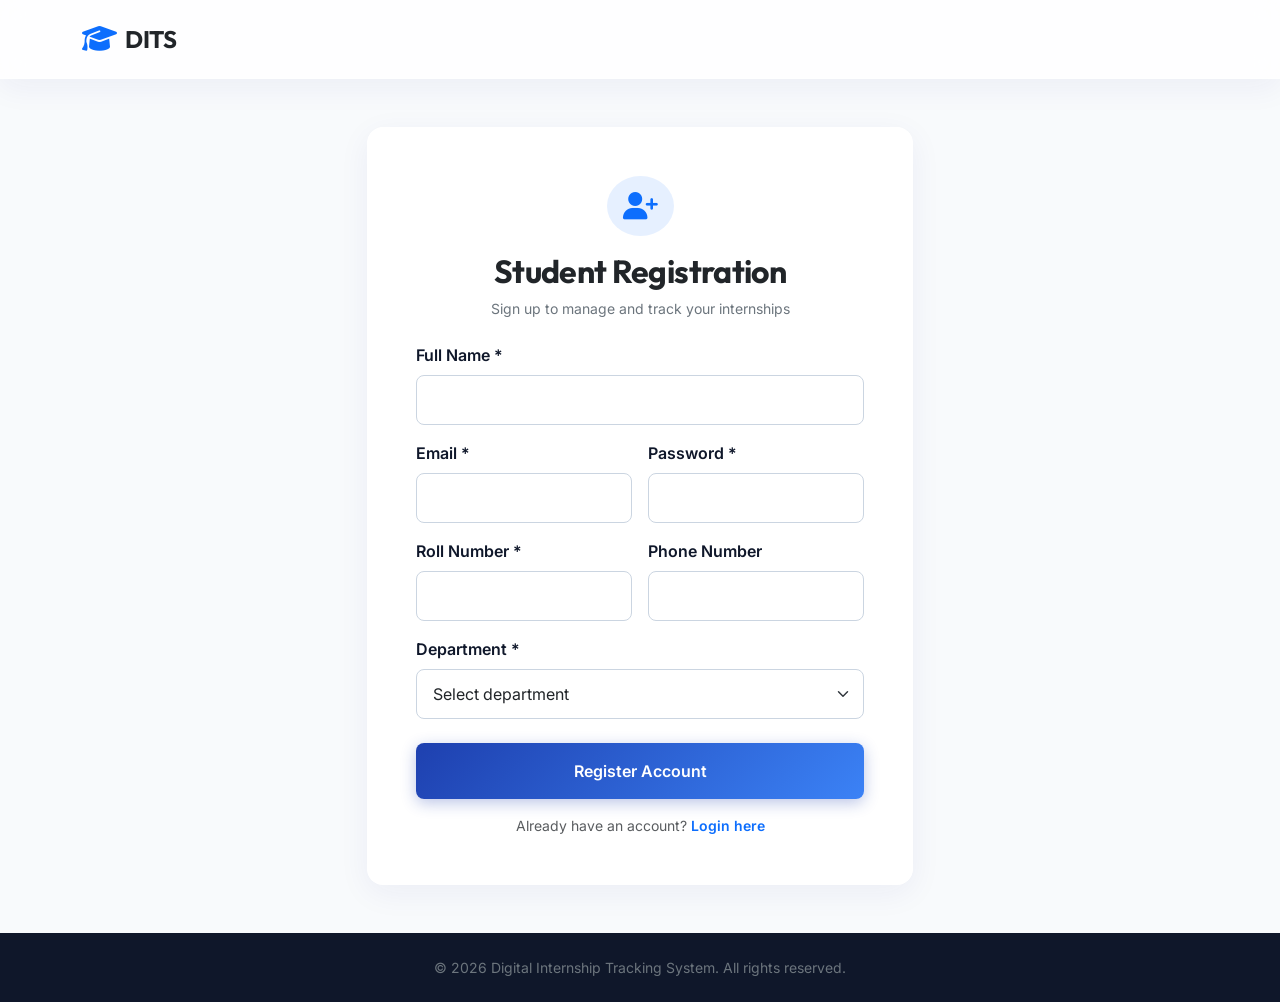
<file: internship-tracker/register.html>
<!DOCTYPE html>
<html lang="en">
<head>
    <meta charset="UTF-8">
    <meta name="viewport" content="width=device-width, initial-scale=1.0">
    <title>DITS - Student Registration</title>
    <link href="https://fonts.googleapis.com/css2?family=Inter:wght@300;400;500;600;700&family=Outfit:wght@400;500;600;700;800&display=swap" rel="stylesheet">
    <link rel="stylesheet" href="https://cdnjs.cloudflare.com/ajax/libs/font-awesome/6.4.0/css/all.min.css" />
    <link href="https://cdn.jsdelivr.net/npm/bootstrap@5.3.0/dist/css/bootstrap.min.css" rel="stylesheet">
    <link rel="stylesheet" href="css/style.css">
</head>
<body class="min-vh-100 d-flex flex-column">
    <div id="preloader" class="preloader"><div class="loader-spinner"></div></div>

    <nav class="navbar navbar-expand-lg navbar-light glass-navbar sticky-top py-3">
        <div class="container">
            <a class="navbar-brand d-flex align-items-center" href="index.html">
                <i class="fa-solid fa-graduation-cap text-primary fs-3 me-2"></i>
                <span class="fw-bold fs-4 text-dark display-font">DITS</span>
            </a>
        </div>
    </nav>

    <section class="py-5">
        <div class="container">
            <div class="row justify-content-center">
                <div class="col-lg-6 col-md-9">
                    <div class="glass-card p-4 p-md-5 bg-white">
                        <div class="text-center mb-4">
                            <div class="d-inline-flex align-items-center justify-content-center p-3 rounded-circle bg-primary bg-opacity-10 text-primary mb-3">
                                <i class="fa-solid fa-user-plus fs-3"></i>
                            </div>
                            <h2 class="display-font text-dark fw-bold">Student Registration</h2>
                            <p class="text-secondary small">Sign up to manage and track your internships</p>
                        </div>

                        <div id="alertBox"></div>

                        <form id="registerForm" class="needs-validation" novalidate>
                            <div class="row g-3">
                                <div class="col-12">
                                    <label for="full_name" class="form-label fw-semibold">Full Name *</label>
                                    <input type="text" class="form-control" id="full_name" required>
                                </div>
                                <div class="col-md-6">
                                    <label for="email" class="form-label fw-semibold">Email *</label>
                                    <input type="email" class="form-control" id="email" required>
                                </div>
                                <div class="col-md-6">
                                    <label for="password" class="form-label fw-semibold">Password *</label>
                                    <input type="password" class="form-control" id="password" minlength="6" required>
                                </div>
                                <div class="col-md-6">
                                    <label for="roll_no" class="form-label fw-semibold">Roll Number *</label>
                                    <input type="text" class="form-control" id="roll_no" required>
                                </div>
                                <div class="col-md-6">
                                    <label for="phone" class="form-label fw-semibold">Phone Number</label>
                                    <input type="tel" class="form-control" id="phone">
                                </div>
                                <div class="col-12">
                                    <label for="department" class="form-label fw-semibold">Department *</label>
                                    <select class="form-select" id="department" required>
                                        <option value="" disabled selected>Select department</option>
                                        <option value="Computer Applications">Computer Applications (MCA)</option>
                                        <option value="Computer Science Engineering">B.Tech CSE</option>
                                        <option value="Information Technology">B.Tech IT</option>
                                    </select>
                                </div>
                                <div class="col-12 mt-4">
                                    <button type="submit" class="btn btn-gradient w-100 py-3">Register Account</button>
                                </div>
                            </div>
                            <div class="text-center mt-3">
                                <p class="text-muted small mb-0">Already have an account? <a href="login.html" class="text-primary fw-semibold text-decoration-none">Login here</a></p>
                            </div>
                        </form>
                    </div>
                </div>
            </div>
        </div>
    </section>

    <footer class="py-4 mt-auto">
        <div class="container text-center text-secondary small">
            &copy; 2026 Digital Internship Tracking System. All rights reserved.
        </div>
    </footer>

    <script src="https://cdn.jsdelivr.net/npm/bootstrap@5.3.0/dist/js/bootstrap.bundle.min.js"></script>
    <script src="js/main.js"></script>
    <script>
        document.getElementById('registerForm').addEventListener('submit', function(e) {
            e.preventDefault();
            if (this.checkValidity()) {
                const name = document.getElementById('full_name').value.trim();
                const email = document.getElementById('email').value.trim();
                const pass = document.getElementById('password').value;
                const roll = document.getElementById('roll_no').value.trim();
                const phone = document.getElementById('phone').value.trim();
                const dept = document.getElementById('department').value;
                
                const users = JSON.parse(localStorage.getItem('dits_users') || '[]');
                
                // Check duplicate
                if (users.some(u => u.email === email || u.roll === roll)) {
                    document.getElementById('alertBox').innerHTML = `
                        <div class="alert alert-danger glass-card border-danger border-opacity-25 p-3 mb-3">
                            Email or Roll Number already registered.
                        </div>`;
                    return;
                }

                const newUser = {
                    id: users.length + 1,
                    email: email,
                    password: pass,
                    name: name,
                    roll: roll,
                    phone: phone,
                    dept: dept,
                    pic: 'assets/images/default-avatar.png'
                };
                
                users.push(newUser);
                localStorage.setItem('dits_users', JSON.stringify(users));
                
                // Add welcome notification
                const notifs = JSON.parse(localStorage.getItem('dits_notifications') || '[]');
                notifs.push({ student_id: newUser.id, message: 'Welcome to the Digital Internship Tracking System!', read: false, time: new Date().toISOString() });
                localStorage.setItem('dits_notifications', JSON.stringify(notifs));

                localStorage.setItem('dits_current_student', JSON.stringify(newUser));
                window.location.href = 'dashboard.html';
            } else {
                this.classList.add('was-validated');
            }
        });
    </script>
</body>
</html>
</file>
<file: internship-tracker/css/style.css>
/*
 * Digital Internship Tracking System - Custom Style Sheet
 * Theme: Glassmorphism, Deep Blue/Sky Blue Gradients, Premium Rounded Accents
 */

@import url('https://fonts.googleapis.com/css2?family=Inter:wght@300;400;500;600;700&family=Outfit:wght@300;400;500;600;700;800&display=swap');

:root {
    --primary: #1e40af;
    --primary-light: #3b82f6;
    --accent: #06b6d4;
    --accent-light: #67e8f9;
    --success: #10b981;
    --warning: #f59e0b;
    --danger: #ef4444;
    
    --bg-light: #f8fafc;
    --bg-dark: #0f172a;
    --text-dark: #0f172a;
    --text-muted: #64748b;
    
    /* Glassmorphism Variables */
    --glass-bg: rgba(255, 255, 255, 0.75);
    --glass-border: rgba(255, 255, 255, 0.35);
    --glass-shadow: 0 8px 32px 0 rgba(31, 38, 135, 0.06);
    --glass-blur: 12px;
    
    --gradient-primary: linear-gradient(135deg, #1e40af 0%, #3b82f6 100%);
    --gradient-accent: linear-gradient(135deg, #0f172a 0%, #1e293b 100%);
    --gradient-card-success: linear-gradient(135deg, rgba(16, 185, 129, 0.1) 0%, rgba(52, 211, 153, 0.1) 100%);
    --gradient-card-warning: linear-gradient(135deg, rgba(245, 158, 11, 0.1) 0%, rgba(252, 211, 77, 0.1) 100%);
    --gradient-card-primary: linear-gradient(135deg, rgba(30, 64, 175, 0.08) 0%, rgba(59, 130, 246, 0.08) 100%);
    
    --border-radius-sm: 8px;
    --border-radius-md: 16px;
    --border-radius-lg: 24px;
    
    --transition: all 0.3s cubic-bezier(0.25, 0.8, 0.25, 1);
}

/* Global Styles */
body {
    font-family: 'Inter', sans-serif;
    background-color: var(--bg-light);
    color: var(--text-dark);
    overflow-x: hidden;
    min-height: 100vh;
    display: flex;
    flex-direction: column;
}

h1, h2, h3, h4, h5, h6, .display-font {
    font-family: 'Outfit', sans-serif;
    font-weight: 700;
    letter-spacing: -0.02em;
}

/* Custom Scrollbar */
::-webkit-scrollbar {
    width: 8px;
    height: 8px;
}
::-webkit-scrollbar-track {
    background: rgba(0, 0, 0, 0.03);
}
::-webkit-scrollbar-thumb {
    background: rgba(30, 64, 175, 0.2);
    border-radius: 4px;
}
::-webkit-scrollbar-thumb:hover {
    background: rgba(30, 64, 175, 0.4);
}

/* Preloader */
.preloader {
    position: fixed;
    top: 0;
    left: 0;
    width: 100%;
    height: 100%;
    z-index: 9999;
    background: #ffffff;
    display: flex;
    justify-content: center;
    align-items: center;
    transition: opacity 0.5s ease, visibility 0.5s ease;
}
.preloader.fade-out {
    opacity: 0;
    visibility: hidden;
}
.loader-spinner {
    width: 50px;
    height: 50px;
    border: 5px solid rgba(30, 64, 175, 0.1);
    border-radius: 50%;
    border-top-color: var(--primary);
    animation: spin 1s ease-in-out infinite;
}
@keyframes spin {
    to { transform: rotate(360deg); }
}

/* Glassmorphism Layout Elements */
.glass-navbar {
    background: rgba(255, 255, 255, 0.8) !important;
    backdrop-filter: blur(var(--glass-blur));
    -webkit-backdrop-filter: blur(var(--glass-blur));
    border-bottom: 1px solid var(--glass-border);
    box-shadow: var(--glass-shadow);
    transition: var(--transition);
}

.glass-card {
    background: var(--glass-bg);
    backdrop-filter: blur(var(--glass-blur));
    -webkit-backdrop-filter: blur(var(--glass-blur));
    border: 1px solid var(--glass-border);
    border-radius: var(--border-radius-md);
    box-shadow: var(--glass-shadow);
    transition: var(--transition);
    overflow: hidden;
}
.glass-card:hover {
    transform: translateY(-5px);
    box-shadow: 0 12px 40px 0 rgba(31, 38, 135, 0.12);
    border-color: rgba(30, 64, 175, 0.2);
}

/* Gradients & Custom Buttons */
.gradient-text {
    background: var(--gradient-primary);
    -webkit-background-clip: text;
    -webkit-text-fill-color: transparent;
}

.btn-gradient {
    background: var(--gradient-primary);
    color: #ffffff;
    border: none;
    border-radius: var(--border-radius-sm);
    padding: 0.6rem 1.8rem;
    font-weight: 600;
    box-shadow: 0 4px 15px rgba(30, 64, 175, 0.3);
    transition: var(--transition);
}
.btn-gradient:hover {
    background: linear-gradient(135deg, #1d4ed8 0%, #2563eb 100%);
    color: #ffffff;
    transform: translateY(-2px);
    box-shadow: 0 6px 20px rgba(30, 64, 175, 0.45);
}

.btn-glass {
    background: rgba(30, 64, 175, 0.08);
    color: var(--primary);
    border: 1px solid rgba(30, 64, 175, 0.15);
    border-radius: var(--border-radius-sm);
    padding: 0.6rem 1.8rem;
    font-weight: 600;
    transition: var(--transition);
}
.btn-glass:hover {
    background: rgba(30, 64, 175, 0.15);
    color: var(--primary);
    transform: translateY(-2px);
}

/* Animations */
.animate-float {
    animation: float 6s ease-in-out infinite;
}
@keyframes float {
    0% { transform: translateY(0px); }
    50% { transform: translateY(-15px); }
    100% { transform: translateY(0px); }
}

.fade-in-up {
    animation: fadeInUp 0.8s cubic-bezier(0.25, 1, 0.5, 1) forwards;
}
@keyframes fadeInUp {
    from {
        opacity: 0;
        transform: translateY(30px);
    }
    to {
        opacity: 1;
        transform: translateY(0);
    }
}

/* Dashboard Widget Cards */
.widget-card {
    border-radius: var(--border-radius-md);
    padding: 1.5rem;
    color: #ffffff;
    position: relative;
    overflow: hidden;
    z-index: 1;
}
.widget-card::before {
    content: '';
    position: absolute;
    top: -50%;
    right: -20%;
    width: 150px;
    height: 150px;
    background: rgba(255, 255, 255, 0.15);
    border-radius: 50%;
    z-index: -1;
    transition: var(--transition);
}
.widget-card:hover::before {
    transform: scale(1.2);
}
.widget-blue { background: var(--gradient-primary); box-shadow: 0 8px 24px rgba(30, 64, 175, 0.2); }
.widget-cyan { background: linear-gradient(135deg, #0891b2 0%, #06b6d4 100%); box-shadow: 0 8px 24px rgba(8, 145, 178, 0.2); }
.widget-green { background: linear-gradient(135deg, #059669 0%, #10b981 100%); box-shadow: 0 8px 24px rgba(5, 150, 105, 0.2); }
.widget-orange { background: linear-gradient(135deg, #d97706 0%, #f59e0b 100%); box-shadow: 0 8px 24px rgba(217, 119, 6, 0.2); }

/* Timeline UI System (Horizontal/Vertical hybrid) */
.timeline-steps {
    display: flex;
    justify-content: space-between;
    align-items: center;
    position: relative;
    padding: 2.5rem 0;
    z-index: 1;
}
.timeline-steps::before {
    content: '';
    position: absolute;
    top: 50%;
    left: 0;
    width: 100%;
    height: 4px;
    background: #e2e8f0;
    transform: translateY(-50%);
    z-index: -1;
}
.timeline-step {
    display: flex;
    flex-direction: column;
    align-items: center;
    position: relative;
    flex: 1;
}
.timeline-step-icon {
    width: 48px;
    height: 48px;
    border-radius: 50%;
    background: #ffffff;
    border: 3px solid #e2e8f0;
    display: flex;
    align-items: center;
    justify-content: center;
    color: var(--text-muted);
    font-weight: 600;
    font-size: 1.1rem;
    box-shadow: 0 4px 10px rgba(0,0,0,0.05);
    transition: var(--transition);
}
.timeline-step-label {
    margin-top: 0.8rem;
    font-weight: 600;
    color: var(--text-muted);
    font-size: 0.85rem;
    text-align: center;
    transition: var(--transition);
}
.timeline-step-date {
    font-size: 0.75rem;
    color: var(--text-muted);
    margin-top: 0.1rem;
}

/* Active and Completed States for Timeline */
.timeline-step.completed .timeline-step-icon {
    background: var(--success);
    border-color: var(--success);
    color: #ffffff;
    box-shadow: 0 4px 12px rgba(16, 185, 129, 0.3);
}
.timeline-step.completed .timeline-step-label {
    color: var(--success);
}
.timeline-step.active .timeline-step-icon {
    background: var(--primary-light);
    border-color: var(--primary);
    color: #ffffff;
    box-shadow: 0 0 0 5px rgba(59, 130, 246, 0.25);
    animation: pulse-glow 2s infinite;
}
.timeline-step.active .timeline-step-label {
    color: var(--primary);
    font-weight: 700;
}

@keyframes pulse-glow {
    0% { box-shadow: 0 0 0 0 rgba(59, 130, 246, 0.5); }
    70% { box-shadow: 0 0 0 10px rgba(59, 130, 246, 0); }
    100% { box-shadow: 0 0 0 0 rgba(59, 130, 246, 0); }
}

/* Vertical timeline adaptation on smaller devices */
@media (max-width: 768px) {
    .timeline-steps {
        flex-direction: column;
        align-items: flex-start;
        padding-left: 2rem;
    }
    .timeline-steps::before {
        top: 0;
        left: calc(2rem + 24px);
        width: 4px;
        height: 100%;
        transform: translateY(0);
    }
    .timeline-step {
        flex-direction: row;
        width: 100%;
        margin-bottom: 2rem;
        text-align: left;
    }
    .timeline-step:last-child {
        margin-bottom: 0;
    }
    .timeline-step-label {
        margin-top: 0;
        margin-left: 1.2rem;
        text-align: left;
    }
    .timeline-step-date {
        display: block;
        margin-top: 0.2rem;
    }
}

/* Drag & Drop Certificate Upload Area */
.upload-dropzone {
    border: 2px dashed #cbd5e1;
    border-radius: var(--border-radius-md);
    background: rgba(248, 250, 252, 0.6);
    padding: 3rem 2rem;
    text-align: center;
    cursor: pointer;
    transition: var(--transition);
}
.upload-dropzone:hover, .upload-dropzone.dragover {
    border-color: var(--primary-light);
    background: rgba(59, 130, 246, 0.05);
}
.upload-icon {
    font-size: 3rem;
    color: var(--primary-light);
    margin-bottom: 1rem;
    transition: var(--transition);
}
.upload-dropzone:hover .upload-icon {
    transform: scale(1.1);
}

/* Certificate Preview Container */
.preview-container {
    border-radius: var(--border-radius-md);
    overflow: hidden;
    border: 1px solid var(--glass-border);
    background: #ffffff;
    box-shadow: 0 4px 15px rgba(0,0,0,0.05);
    height: 400px;
    display: flex;
    justify-content: center;
    align-items: center;
}
.preview-container iframe, .preview-container img {
    width: 100%;
    height: 100%;
    border: none;
    object-fit: contain;
}

/* Custom Table styling */
.custom-table {
    border-collapse: separate;
    border-spacing: 0 8px;
}
.custom-table thead tr th {
    border: none;
    font-size: 0.85rem;
    text-transform: uppercase;
    letter-spacing: 0.05em;
    color: var(--text-muted);
    font-weight: 600;
}
.custom-table tbody tr {
    background: #ffffff;
    box-shadow: 0 2px 10px rgba(0,0,0,0.02);
    border-radius: var(--border-radius-sm);
    transition: var(--transition);
}
.custom-table tbody tr:hover {
    transform: scale(1.005);
    box-shadow: 0 4px 15px rgba(0,0,0,0.05);
}
.custom-table tbody tr td {
    padding: 1.2rem;
    border-top: 1px solid #f1f5f9;
    border-bottom: 1px solid #f1f5f9;
    vertical-align: middle;
}
.custom-table tbody tr td:first-child {
    border-left: 1px solid #f1f5f9;
    border-top-left-radius: var(--border-radius-sm);
    border-bottom-left-radius: var(--border-radius-sm);
}
.custom-table tbody tr td:last-child {
    border-right: 1px solid #f1f5f9;
    border-top-right-radius: var(--border-radius-sm);
    border-bottom-right-radius: var(--border-radius-sm);
}

/* Badge Status Styles */
.status-badge {
    padding: 0.35rem 0.75rem;
    border-radius: 20px;
    font-size: 0.75rem;
    font-weight: 600;
    text-transform: uppercase;
    display: inline-block;
    letter-spacing: 0.02em;
}
.badge-applied { background-color: rgba(100, 116, 139, 0.1); color: #475569; }
.badge-shortlisted { background-color: rgba(6, 182, 212, 0.1); color: #0891b2; }
.badge-interview { background-color: rgba(245, 158, 11, 0.1); color: #d97706; }
.badge-selected { background-color: rgba(59, 130, 246, 0.1); color: #2563eb; }
.badge-ongoing { background-color: rgba(16, 185, 129, 0.1); color: #059669; }
.badge-completed { background-color: rgba(99, 102, 241, 0.1); color: #4f46e5; }
.badge-pending { background-color: rgba(245, 158, 11, 0.1); color: #d97706; }
.badge-approved { background-color: rgba(16, 185, 129, 0.1); color: #059669; }
.badge-rejected { background-color: rgba(239, 68, 68, 0.1); color: #dc2626; }

/* Contact and Forms styling */
.form-control, .form-select {
    padding: 0.75rem 1rem;
    border-radius: var(--border-radius-sm);
    border: 1px solid #cbd5e1;
    background-color: rgba(255, 255, 255, 0.8);
    transition: var(--transition);
}
.form-control:focus, .form-select:focus {
    border-color: var(--primary-light);
    box-shadow: 0 0 0 3px rgba(59, 130, 246, 0.15);
    background-color: #ffffff;
}

/* Floating Notification Bar */
.notification-bell {
    position: relative;
    cursor: pointer;
}
.notification-badge {
    position: absolute;
    top: -5px;
    right: -5px;
    background: var(--danger);
    color: #ffffff;
    font-size: 0.65rem;
    padding: 0.2rem 0.4rem;
    border-radius: 50%;
    line-height: 1;
}

/* SVG illustrations sizing */
.illustration-svg {
    max-width: 100%;
    height: auto;
}

/* Footer Styling */
footer {
    margin-top: auto;
    background: var(--bg-dark);
    color: #cbd5e1;
}
footer a {
    color: #cbd5e1;
    text-decoration: none;
    transition: var(--transition);
}
footer a:hover {
    color: #ffffff;
    padding-left: 3px;
}
footer .social-icons a {
    display: inline-flex;
    align-items: center;
    justify-content: center;
    width: 38px;
    height: 38px;
    background: rgba(255,255,255,0.05);
    border-radius: 50%;
    margin-right: 0.5rem;
    transition: var(--transition);
}
footer .social-icons a:hover {
    background: var(--primary-light);
    color: #ffffff;
    transform: translateY(-2px);
    padding-left: 0;
}
</file>
<file: simple-website/style.css>
/* Import Modern Typography */
@import url('https://fonts.googleapis.com/css2?family=Inter:wght@300;400;500;600&family=Outfit:wght@400;600;700;800&display=swap');

/* Color Variables and Themes */
:root {
    /* Transitions */
    --transition-smooth: all 0.3s cubic-bezier(0.4, 0, 0.2, 1);
    
    /* Dark Theme (Default) */
    --bg-primary: #0b0f19;
    --bg-secondary: #131a2e;
    --bg-card: rgba(30, 41, 59, 0.4);
    --border-color: rgba(255, 255, 255, 0.08);
    --text-primary: #f8fafc;
    --text-secondary: #94a3b8;
    --text-muted: #64748b;
    --accent-glow: rgba(99, 102, 241, 0.15);
    
    /* Colors */
    --color-primary: #6366f1; /* Indigo */
    --color-secondary: #a855f7; /* Purple */
    --color-cyan: #06b6d4;
    --color-success: #10b981;
}

/* Light Theme Variables */
[data-theme="light"] {
    --bg-primary: #f8fafc;
    --bg-secondary: #f1f5f9;
    --bg-card: rgba(255, 255, 255, 0.7);
    --border-color: rgba(0, 0, 0, 0.06);
    --text-primary: #0f172a;
    --text-secondary: #475569;
    --text-muted: #94a3b8;
    --accent-glow: rgba(99, 102, 241, 0.06);
}

/* Reset and Global Styles */
* {
    margin: 0;
    padding: 0;
    box-sizing: border-box;
    font-family: 'Inter', sans-serif;
}

html {
    scroll-behavior: smooth;
}

body {
    background-color: var(--bg-primary);
    color: var(--text-primary);
    transition: var(--transition-smooth);
    overflow-x: hidden;
    line-height: 1.6;
}

h1, h2, h3, h4, h5, h6 {
    font-family: 'Outfit', sans-serif;
    font-weight: 700;
}

a {
    text-decoration: none;
    color: inherit;
    transition: var(--transition-smooth);
}

/* Custom Scrollbar */
::-webkit-scrollbar {
    width: 8px;
}
::-webkit-scrollbar-track {
    background: var(--bg-primary);
}
::-webkit-scrollbar-thumb {
    background: var(--border-color);
    border-radius: 4px;
}
::-webkit-scrollbar-thumb:hover {
    background: var(--color-primary);
}

/* Header & Navigation */
header {
    position: fixed;
    top: 0;
    left: 0;
    width: 100%;
    z-index: 1000;
    background: rgba(11, 15, 25, 0.7);
    backdrop-filter: blur(16px);
    -webkit-backdrop-filter: blur(16px);
    border-bottom: 1px solid var(--border-color);
    transition: var(--transition-smooth);
}

[data-theme="light"] header {
    background: rgba(248, 250, 252, 0.7);
}

.nav-container {
    max-width: 1200px;
    margin: 0 auto;
    padding: 1.2rem 2rem;
    display: flex;
    justify-content: space-between;
    align-items: center;
}

.logo {
    font-family: 'Outfit', sans-serif;
    font-size: 1.5rem;
    font-weight: 800;
    background: linear-gradient(135deg, var(--color-primary), var(--color-secondary));
    -webkit-background-clip: text;
    -webkit-text-fill-color: transparent;
    display: flex;
    align-items: center;
    gap: 0.5rem;
}

.nav-links {
    display: flex;
    align-items: center;
    gap: 2.5rem;
    list-style: none;
}

.nav-links a {
    font-size: 0.95rem;
    font-weight: 500;
    color: var(--text-secondary);
}

.nav-links a:hover,
.nav-links a.active {
    color: var(--color-primary);
}

/* Control Buttons (Theme Toggle / Hamburger) */
.nav-controls {
    display: flex;
    align-items: center;
    gap: 1.5rem;
}

.btn-theme-toggle {
    background: none;
    border: 1px solid var(--border-color);
    color: var(--text-primary);
    width: 40px;
    height: 40px;
    border-radius: 50%;
    cursor: pointer;
    display: flex;
    align-items: center;
    justify-content: center;
    transition: var(--transition-smooth);
}

.btn-theme-toggle:hover {
    border-color: var(--color-primary);
    box-shadow: 0 0 12px var(--accent-glow);
}

.btn-theme-toggle .fa-sun {
    display: none;
}

[data-theme="light"] .btn-theme-toggle .fa-moon {
    display: none;
}

[data-theme="light"] .btn-theme-toggle .fa-sun {
    display: block;
}

.hamburger {
    display: none;
    flex-direction: column;
    gap: 6px;
    cursor: pointer;
    background: none;
    border: none;
}

.hamburger span {
    width: 25px;
    height: 2px;
    background-color: var(--text-primary);
    transition: var(--transition-smooth);
}

/* Hero Section */
.hero {
    min-height: 100vh;
    display: flex;
    align-items: center;
    padding: 8rem 2rem 4rem;
    max-width: 1200px;
    margin: 0 auto;
    position: relative;
}

.hero-grid {
    display: grid;
    grid-template-columns: 1.1fr 0.9fr;
    gap: 4rem;
    align-items: center;
    width: 100%;
}

.hero-content {
    display: flex;
    flex-direction: column;
    gap: 1.5rem;
}

.badge {
    align-self: flex-start;
    padding: 0.4rem 1rem;
    border-radius: 100px;
    font-size: 0.85rem;
    font-weight: 600;
    color: var(--color-primary);
    background: var(--accent-glow);
    border: 1px solid rgba(99, 102, 241, 0.2);
}

.hero-title {
    font-size: 3.5rem;
    line-height: 1.2;
    background: linear-gradient(135deg, var(--text-primary) 30%, var(--text-secondary));
    -webkit-background-clip: text;
    -webkit-text-fill-color: transparent;
}

.hero-title span {
    background: linear-gradient(135deg, var(--color-primary), var(--color-cyan));
    -webkit-background-clip: text;
    -webkit-text-fill-color: transparent;
}

.hero-desc {
    font-size: 1.1rem;
    color: var(--text-secondary);
    max-width: 540px;
}

.hero-buttons {
    display: flex;
    gap: 1.2rem;
    margin-top: 1rem;
}

.btn {
    padding: 0.8rem 1.8rem;
    border-radius: 8px;
    font-size: 0.95rem;
    font-weight: 600;
    cursor: pointer;
    transition: var(--transition-smooth);
    display: inline-flex;
    align-items: center;
    gap: 0.6rem;
}

.btn-primary {
    background: linear-gradient(135deg, var(--color-primary), var(--color-secondary));
    color: #fff;
    border: none;
}

.btn-primary:hover {
    transform: translateY(-2px);
    box-shadow: 0 8px 24px rgba(99, 102, 241, 0.4);
}

.btn-secondary {
    background: transparent;
    color: var(--text-primary);
    border: 1px solid var(--border-color);
}

.btn-secondary:hover {
    border-color: var(--text-primary);
    background: var(--border-color);
}

.hero-visual {
    position: relative;
    display: flex;
    justify-content: center;
    align-items: center;
}

.hero-image-wrapper {
    position: relative;
    width: 100%;
    max-width: 420px;
    border-radius: 24px;
    overflow: hidden;
    box-shadow: 0 20px 40px rgba(0, 0, 0, 0.3);
    border: 1px solid var(--border-color);
    background: var(--bg-secondary);
}

.hero-image {
    width: 100%;
    height: auto;
    display: block;
    transition: var(--transition-smooth);
}

.hero-image-wrapper:hover .hero-image {
    transform: scale(1.05);
}

/* Floating Card Animation for visual interest */
.floating-card {
    position: absolute;
    bottom: -20px;
    left: -20px;
    background: var(--bg-card);
    backdrop-filter: blur(12px);
    border: 1px solid var(--border-color);
    padding: 1.2rem;
    border-radius: 16px;
    display: flex;
    align-items: center;
    gap: 1rem;
    box-shadow: 0 10px 30px rgba(0, 0, 0, 0.15);
    animation: float 4s ease-in-out infinite;
}

.floating-icon {
    width: 44px;
    height: 44px;
    background: linear-gradient(135deg, var(--color-primary), var(--color-cyan));
    border-radius: 12px;
    display: flex;
    align-items: center;
    justify-content: center;
    color: white;
    font-size: 1.2rem;
}

.floating-info h4 {
    font-size: 0.95rem;
    margin-bottom: 0.1rem;
}

.floating-info p {
    font-size: 0.8rem;
    color: var(--text-secondary);
}

@keyframes float {
    0%, 100% { transform: translateY(0); }
    50% { transform: translateY(-10px); }
}

/* Section Common Styles */
section {
    padding: 6rem 2rem;
}

.section-container {
    max-width: 1200px;
    margin: 0 auto;
}

.section-header {
    text-align: center;
    max-width: 600px;
    margin: 0 auto 4rem;
}

.section-subtitle {
    color: var(--color-primary);
    font-size: 0.9rem;
    text-transform: uppercase;
    letter-spacing: 2px;
    font-weight: 700;
    margin-bottom: 0.5rem;
}

.section-title {
    font-size: 2.5rem;
    margin-bottom: 1rem;
}

.section-desc {
    color: var(--text-secondary);
}

/* Services / Features Section */
.services-grid {
    display: grid;
    grid-template-columns: repeat(auto-fit, minmax(300px, 1fr));
    gap: 2rem;
}

.service-card {
    background: var(--bg-card);
    backdrop-filter: blur(8px);
    border: 1px solid var(--border-color);
    padding: 2.5rem 2rem;
    border-radius: 20px;
    transition: var(--transition-smooth);
    position: relative;
    overflow: hidden;
}

.service-card::before {
    content: '';
    position: absolute;
    top: 0;
    left: 0;
    width: 100%;
    height: 100%;
    background: radial-gradient(circle at top right, var(--accent-glow), transparent 60%);
    opacity: 0;
    transition: var(--transition-smooth);
}

.service-card:hover {
    transform: translateY(-8px);
    border-color: var(--color-primary);
    box-shadow: 0 12px 30px rgba(99, 102, 241, 0.1);
}

.service-card:hover::before {
    opacity: 1;
}

.service-icon {
    width: 60px;
    height: 60px;
    background: var(--bg-secondary);
    border: 1px solid var(--border-color);
    border-radius: 16px;
    display: flex;
    align-items: center;
    justify-content: center;
    font-size: 1.5rem;
    color: var(--color-primary);
    margin-bottom: 1.5rem;
    transition: var(--transition-smooth);
}

.service-card:hover .service-icon {
    background: var(--color-primary);
    color: white;
    transform: rotate(5deg);
}

.service-card h3 {
    font-size: 1.3rem;
    margin-bottom: 0.8rem;
}

.service-card p {
    color: var(--text-secondary);
    font-size: 0.95rem;
}

/* Portfolio / Work Section */
.work-grid {
    display: grid;
    grid-template-columns: repeat(auto-fit, minmax(320px, 1fr));
    gap: 2rem;
}

.work-card {
    background: var(--bg-card);
    border: 1px solid var(--border-color);
    border-radius: 20px;
    overflow: hidden;
    transition: var(--transition-smooth);
}

.work-card:hover {
    transform: translateY(-6px);
    border-color: var(--color-secondary);
    box-shadow: 0 12px 30px rgba(168, 85, 247, 0.1);
}

.work-thumb {
    width: 100%;
    height: 220px;
    background: var(--bg-secondary);
    position: relative;
    overflow: hidden;
}

.work-thumb-gradient-1 {
    background: linear-gradient(135deg, #1e1b4b, #311042);
}
.work-thumb-gradient-2 {
    background: linear-gradient(135deg, #022c22, #064e3b);
}
.work-thumb-gradient-3 {
    background: linear-gradient(135deg, #0c4a6e, #172554);
}

.work-thumb::after {
    content: '';
    position: absolute;
    inset: 0;
    background: rgba(11, 15, 25, 0.6);
    opacity: 0;
    transition: var(--transition-smooth);
}

.work-card:hover .work-thumb::after {
    opacity: 1;
}

.work-card-content {
    padding: 1.5rem;
}

.work-tag {
    font-size: 0.75rem;
    text-transform: uppercase;
    font-weight: 700;
    letter-spacing: 1px;
    color: var(--color-cyan);
    margin-bottom: 0.5rem;
    display: inline-block;
}

.work-title {
    font-size: 1.25rem;
    margin-bottom: 0.5rem;
}

.work-desc {
    color: var(--text-secondary);
    font-size: 0.9rem;
    margin-bottom: 1.2rem;
}

.work-link {
    font-size: 0.9rem;
    font-weight: 600;
    color: var(--color-primary);
    display: flex;
    align-items: center;
    gap: 0.5rem;
}

.work-link:hover {
    color: var(--color-secondary);
}

/* Contact Section */
.contact-grid {
    display: grid;
    grid-template-columns: 0.8fr 1.2fr;
    gap: 4rem;
}

.contact-info {
    display: flex;
    flex-direction: column;
    gap: 2rem;
}

.contact-item {
    display: flex;
    gap: 1rem;
    align-items: flex-start;
}

.contact-icon {
    width: 48px;
    height: 48px;
    background: var(--accent-glow);
    border-radius: 12px;
    display: flex;
    align-items: center;
    justify-content: center;
    color: var(--color-primary);
    font-size: 1.2rem;
}

.contact-details h4 {
    font-size: 1rem;
    margin-bottom: 0.2rem;
}

.contact-details p {
    color: var(--text-secondary);
    font-size: 0.9rem;
}

.contact-form {
    background: var(--bg-card);
    border: 1px solid var(--border-color);
    padding: 2.5rem;
    border-radius: 24px;
    display: flex;
    flex-direction: column;
    gap: 1.5rem;
}

.form-group {
    display: flex;
    flex-direction: column;
    gap: 0.5rem;
}

.form-group label {
    font-size: 0.85rem;
    font-weight: 600;
    color: var(--text-secondary);
}

.form-input {
    width: 100%;
    padding: 0.8rem 1rem;
    background: var(--bg-secondary);
    border: 1px solid var(--border-color);
    border-radius: 8px;
    color: var(--text-primary);
    font-size: 0.95rem;
    transition: var(--transition-smooth);
}

.form-input:focus {
    outline: none;
    border-color: var(--color-primary);
    box-shadow: 0 0 0 3px var(--accent-glow);
}

textarea.form-input {
    resize: vertical;
    min-height: 120px;
}

.form-status {
    font-size: 0.9rem;
    display: none;
    padding: 0.8rem;
    border-radius: 8px;
}

.form-status.success {
    display: block;
    background: rgba(16, 185, 129, 0.1);
    color: var(--color-success);
    border: 1px solid rgba(16, 185, 129, 0.2);
}

.form-status.error {
    display: block;
    background: rgba(239, 68, 68, 0.1);
    color: #ef4444;
    border: 1px solid rgba(239, 68, 68, 0.2);
}

/* Footer */
footer {
    border-top: 1px solid var(--border-color);
    background-color: var(--bg-secondary);
    padding: 3rem 2rem;
}

.footer-container {
    max-width: 1200px;
    margin: 0 auto;
    display: flex;
    justify-content: space-between;
    align-items: center;
    flex-wrap: wrap;
    gap: 2rem;
}

.footer-logo {
    font-size: 1.25rem;
}

.footer-copyright {
    font-size: 0.9rem;
    color: var(--text-muted);
}

.social-links {
    display: flex;
    gap: 1.2rem;
    list-style: none;
}

.social-links a {
    width: 36px;
    height: 36px;
    border-radius: 50%;
    background: var(--bg-primary);
    border: 1px solid var(--border-color);
    display: flex;
    align-items: center;
    justify-content: center;
    color: var(--text-secondary);
}

.social-links a:hover {
    color: white;
    background: var(--color-primary);
    border-color: var(--color-primary);
    transform: translateY(-2px);
}

/* Scroll reveal helper class */
.reveal {
    opacity: 0;
    transform: translateY(30px);
    transition: opacity 0.8s ease, transform 0.8s ease;
}

.reveal.active {
    opacity: 1;
    transform: translateY(0);
}

/* Responsive Design */
@media (max-width: 992px) {
    .hero-grid {
        grid-template-columns: 1fr;
        gap: 3rem;
        text-align: center;
    }
    .hero-content {
        align-items: center;
    }
    .hero-desc {
        margin: 0 auto;
    }
    .contact-grid {
        grid-template-columns: 1fr;
        gap: 3rem;
    }
}

@media (max-width: 768px) {
    .nav-links {
        display: none;
        position: absolute;
        top: 100%;
        left: 0;
        width: 100%;
        flex-direction: column;
        background: var(--bg-secondary);
        border-bottom: 1px solid var(--border-color);
        padding: 2rem;
        gap: 1.5rem;
    }
    .nav-links.active {
        display: flex;
    }
    .hamburger {
        display: flex;
    }
    .hamburger.active span:nth-child(1) {
        transform: rotate(45deg) translate(6px, 6px);
    }
    .hamburger.active span:nth-child(2) {
        opacity: 0;
    }
    .hamburger.active span:nth-child(3) {
        transform: rotate(-45deg) translate(5px, -5px);
    }
    .hero-title {
        font-size: 2.8rem;
    }
    footer .footer-container {
        flex-direction: column;
        text-align: center;
    }
}
</file>
